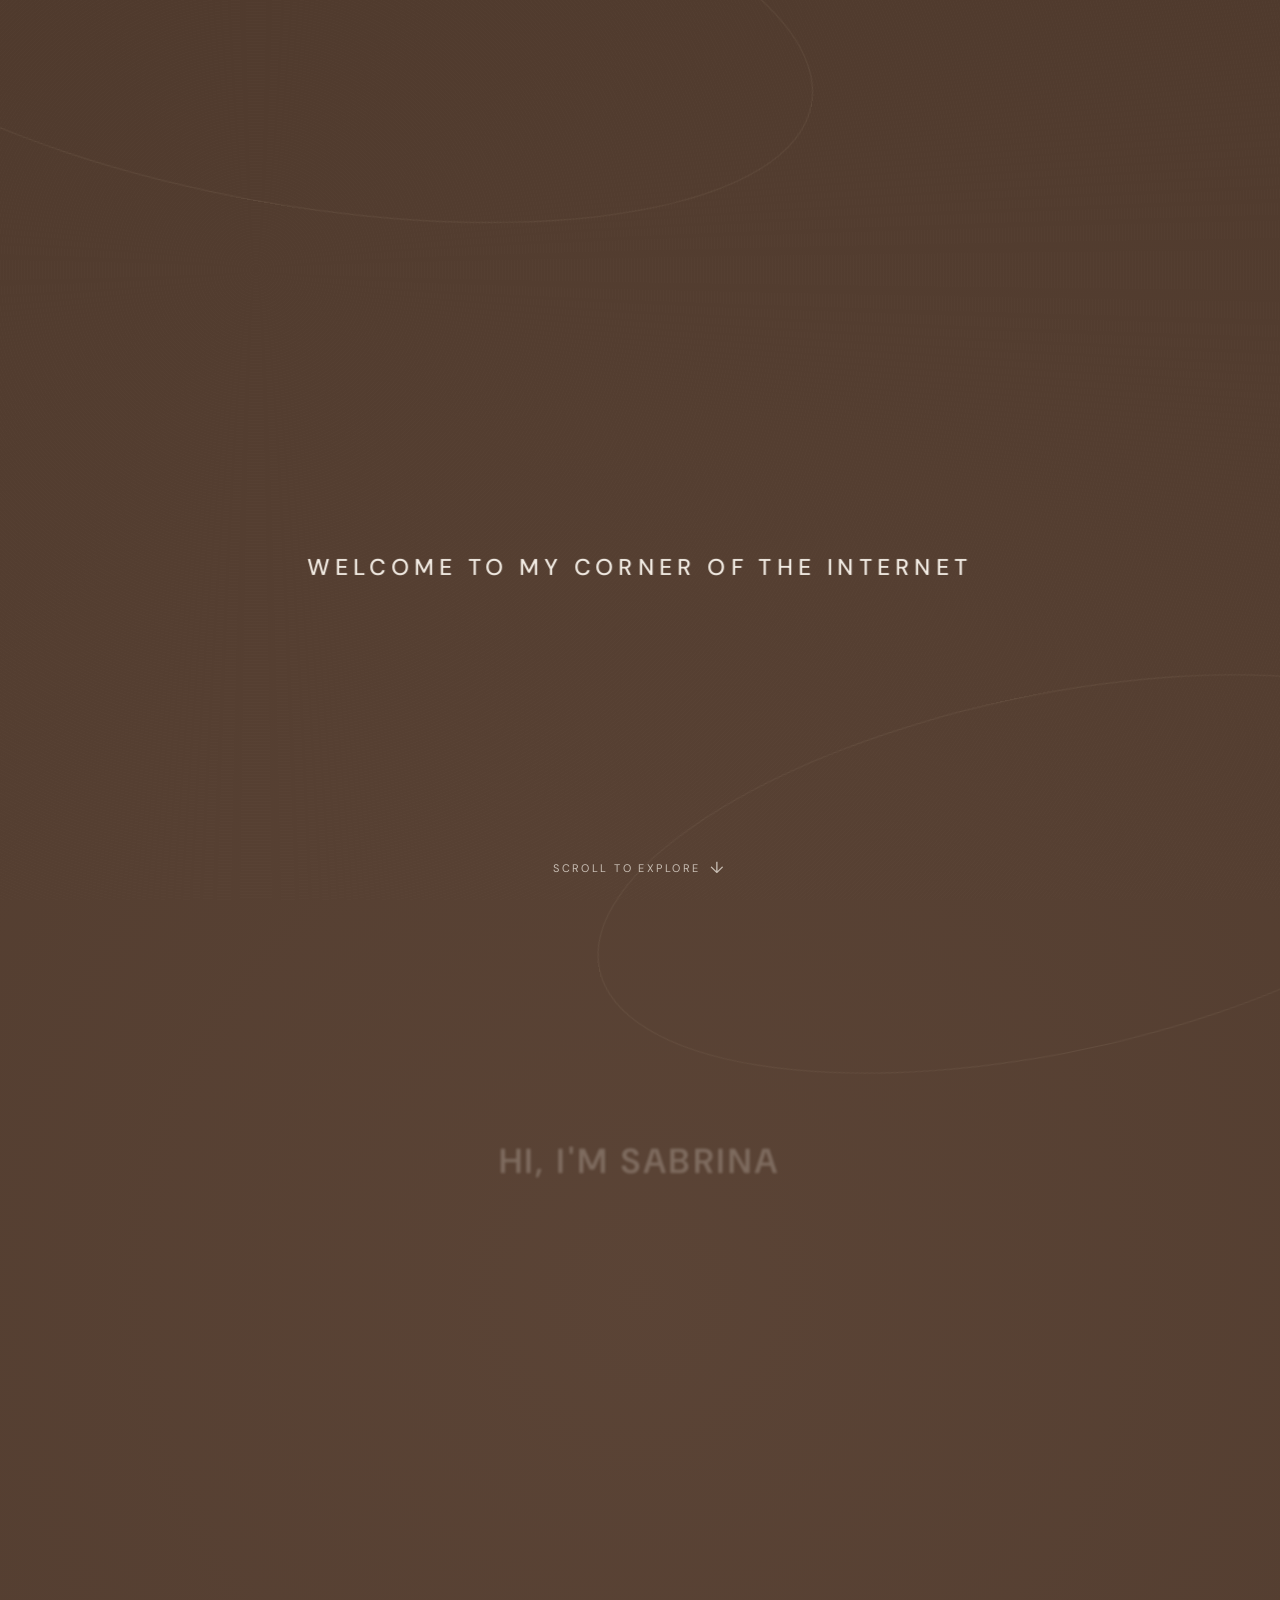
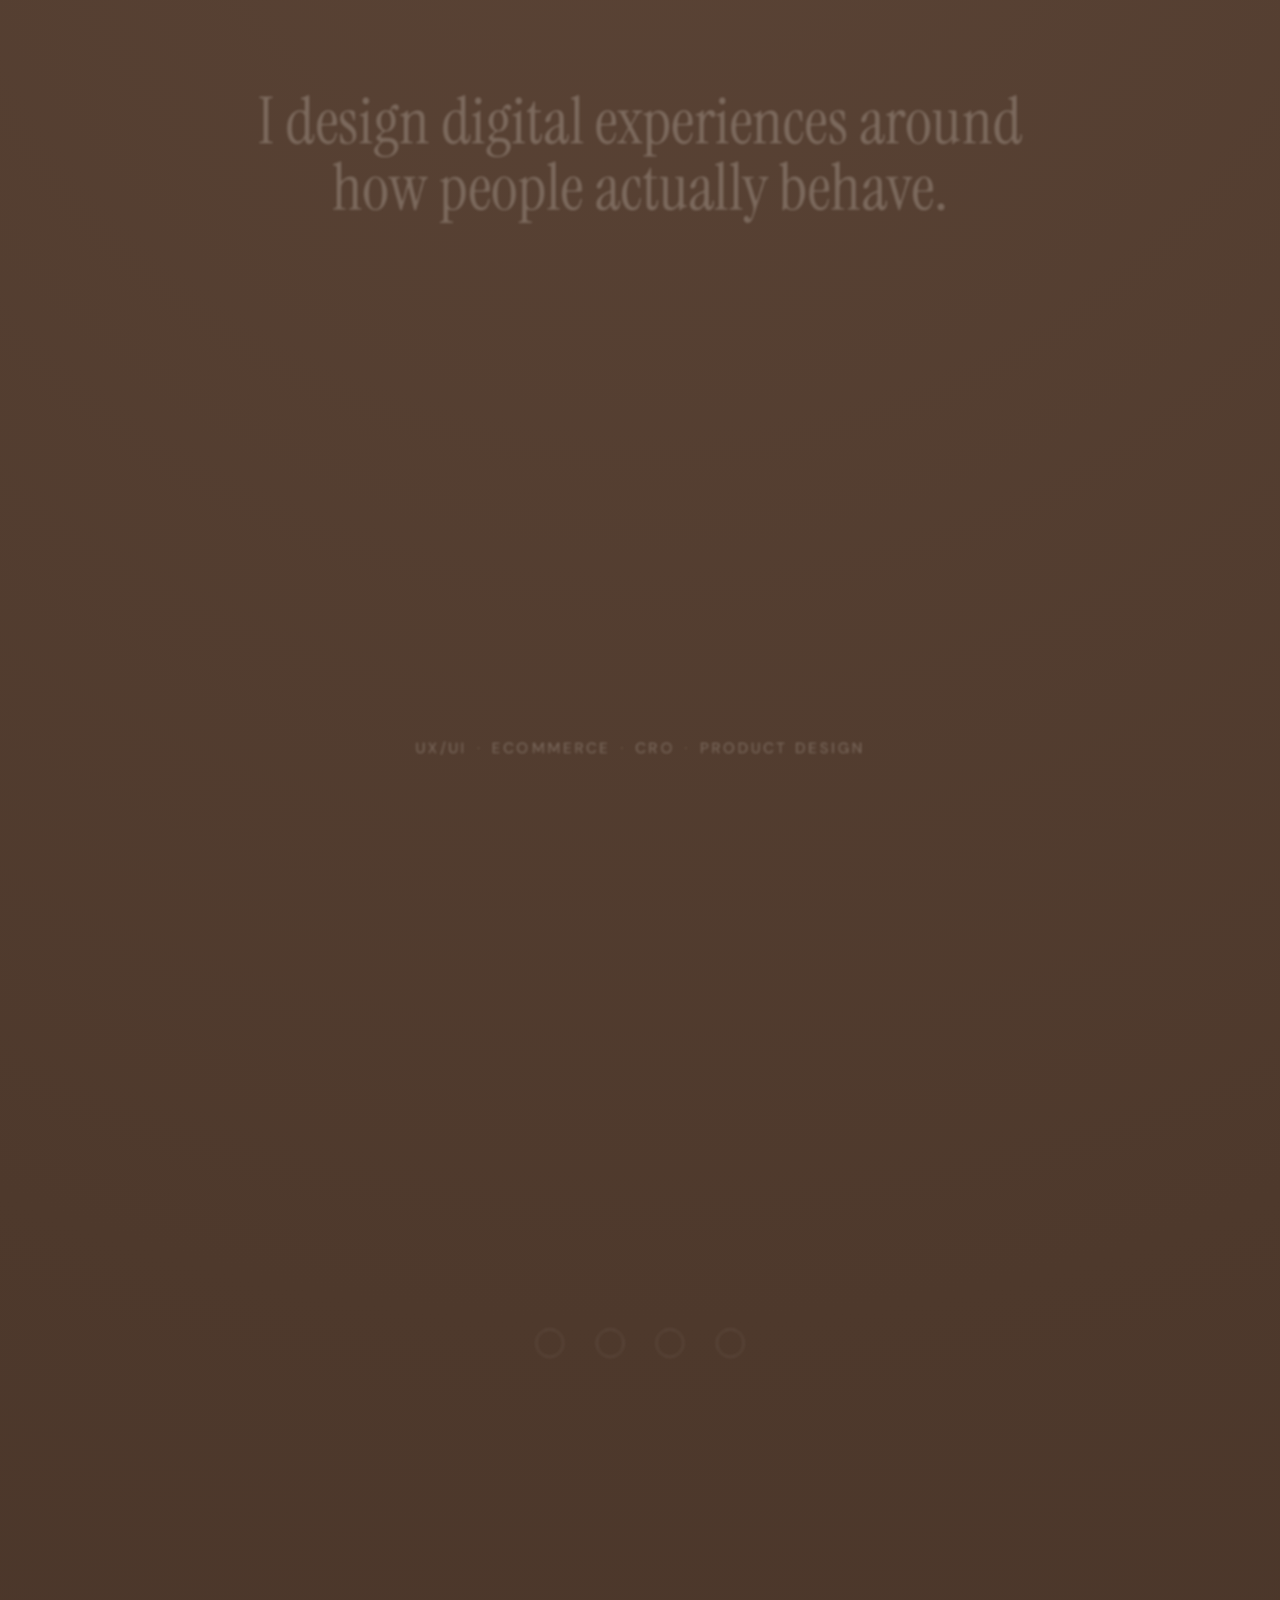
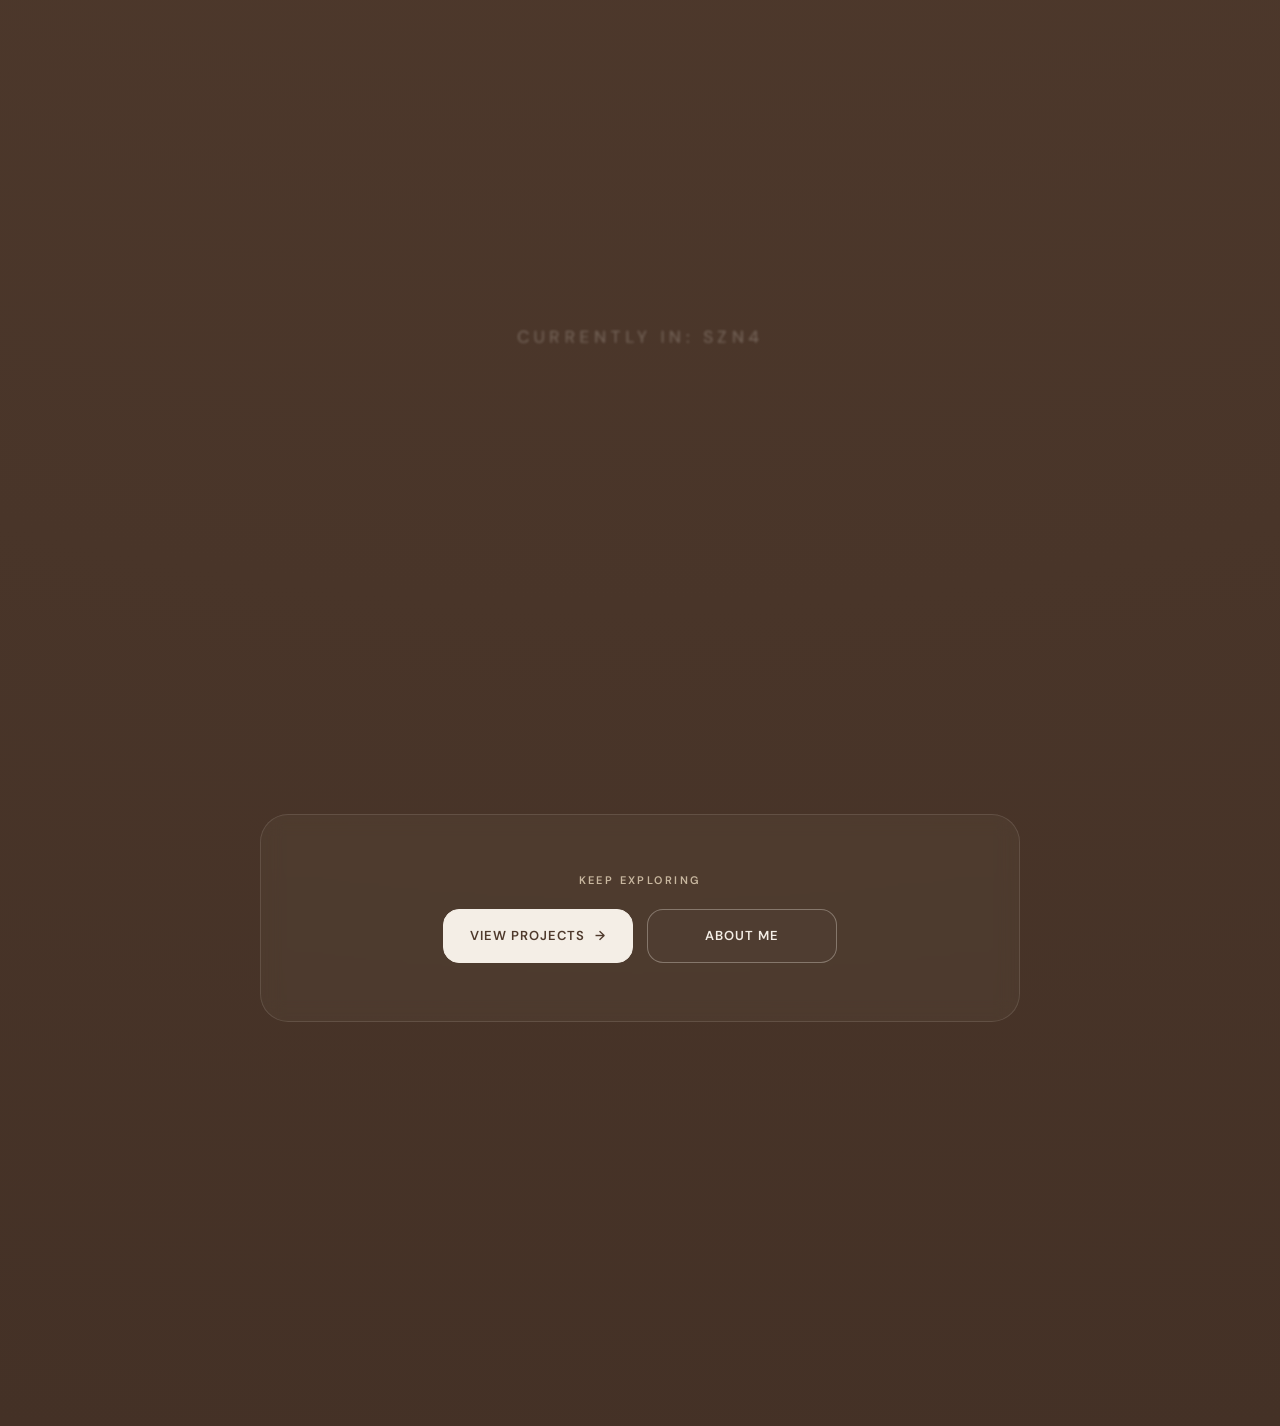
<file: index.html>
<!doctype html>
<html lang="en">
<head>
  <meta charset="utf-8" />
  <meta name="viewport" content="width=device-width, initial-scale=1, viewport-fit=cover" />
  <meta name="theme-color" content="#4E392C" />
  <meta name="description" content="SZN4.DESIGN — Sabrina's UX/UI, ecommerce, CRO and product design portfolio." />
  <title>SZN4.DESIGN</title>

  <link rel="preconnect" href="https://fonts.googleapis.com">
  <link rel="preconnect" href="https://fonts.gstatic.com" crossorigin>
  <link href="https://fonts.googleapis.com/css2?family=DM+Sans:wght@400;500;600;700&family=Instrument+Serif:ital@0;1&display=swap" rel="stylesheet">

  <link rel="stylesheet" href="styles.css" />
</head>

<body>
  <div class="ambient ambient-one" aria-hidden="true"></div>
  <div class="ambient ambient-two" aria-hidden="true"></div>
  <div class="grain" aria-hidden="true"></div>

  <div class="scroll-cue" id="scrollCue" aria-hidden="true">
    <span>SCROLL TO EXPLORE</span>
    <span class="scroll-arrow">↓</span>
  </div>

  <main class="scroll-stage" aria-label="SZN4 Design introduction">

    <section class="zoom-line eyebrow" data-max-scale="1.08" data-min-scale="0.80">
      <div class="line-inner">WELCOME TO MY CORNER OF THE INTERNET</div>
    </section>

    <section class="zoom-line intro" data-max-scale="1.10" data-min-scale="0.80">
      <div class="line-inner">HI, I'M SABRINA</div>
    </section>

    <section class="zoom-line statement" data-max-scale="1.14" data-min-scale="0.78">
      <div class="line-inner">I design digital experiences around how people actually behave.</div>
    </section>

    <section class="zoom-line disciplines" data-max-scale="1.06" data-min-scale="0.82">
      <div class="line-inner">UX/UI <span>·</span> ECOMMERCE <span>·</span> CRO <span>·</span> PRODUCT DESIGN</div>
    </section>

    <section class="zoom-line circles" data-max-scale="1.08" data-min-scale="0.84">
      <div class="line-inner" aria-hidden="true">
        <span class="circle"></span>
        <span class="circle"></span>
        <span class="circle"></span>
        <span class="circle"></span>
      </div>
    </section>

    <section class="zoom-line closing" id="closingLine" data-max-scale="1.08" data-min-scale="0.82">
      <div class="line-inner">CURRENTLY IN: SZN4</div>
    </section>

    <section class="cta-section" id="ctaSection" aria-label="Portfolio navigation">
      <div class="cta-card">
        <p class="cta-kicker">KEEP EXPLORING</p>
        <div class="cta-actions">
          <a class="button button-primary" href="https://szn4design.myportfolio.com/ui-ux-projects">
            VIEW PROJECTS <span aria-hidden="true">→</span>
          </a>
          <a class="button button-secondary" href="/about-me/">ABOUT ME</a>
        </div>
      </div>
    </section>

  </main>

  <script src="script.js"></script>
</body>
</html>
</file>
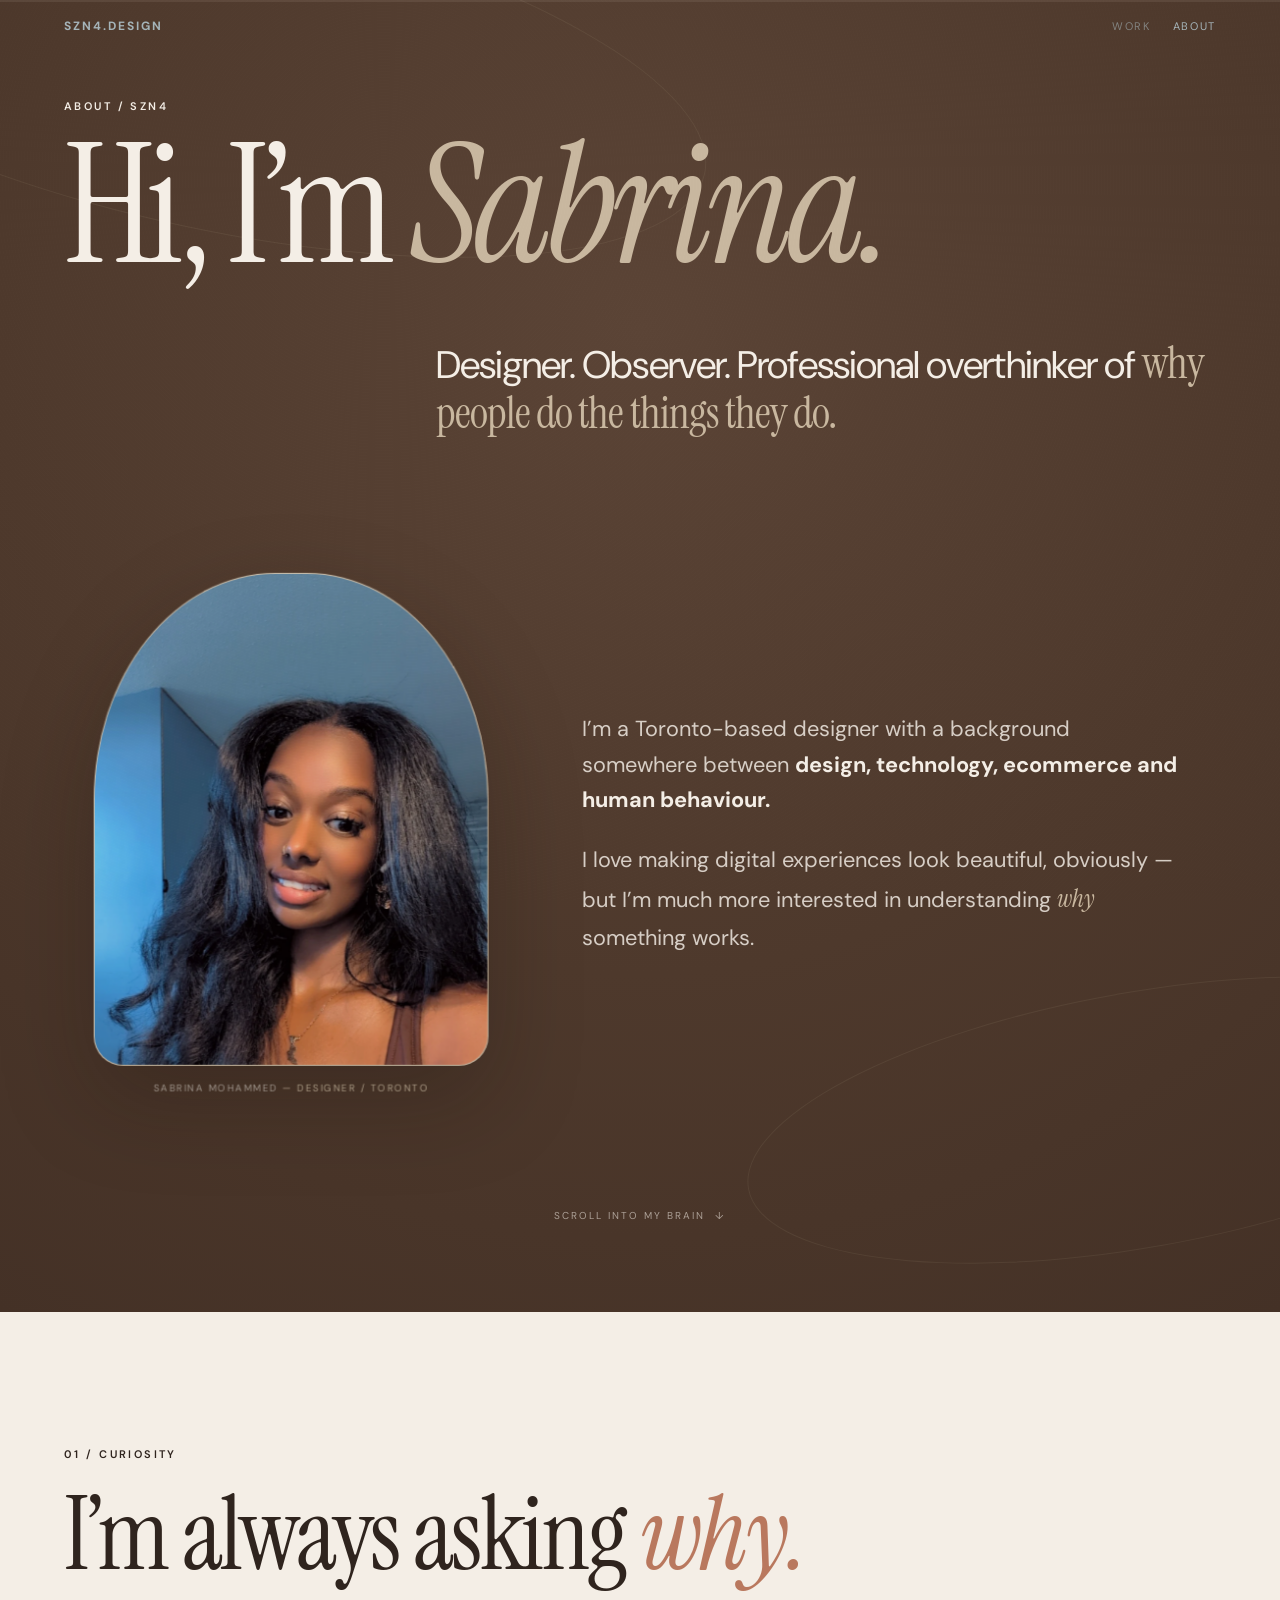
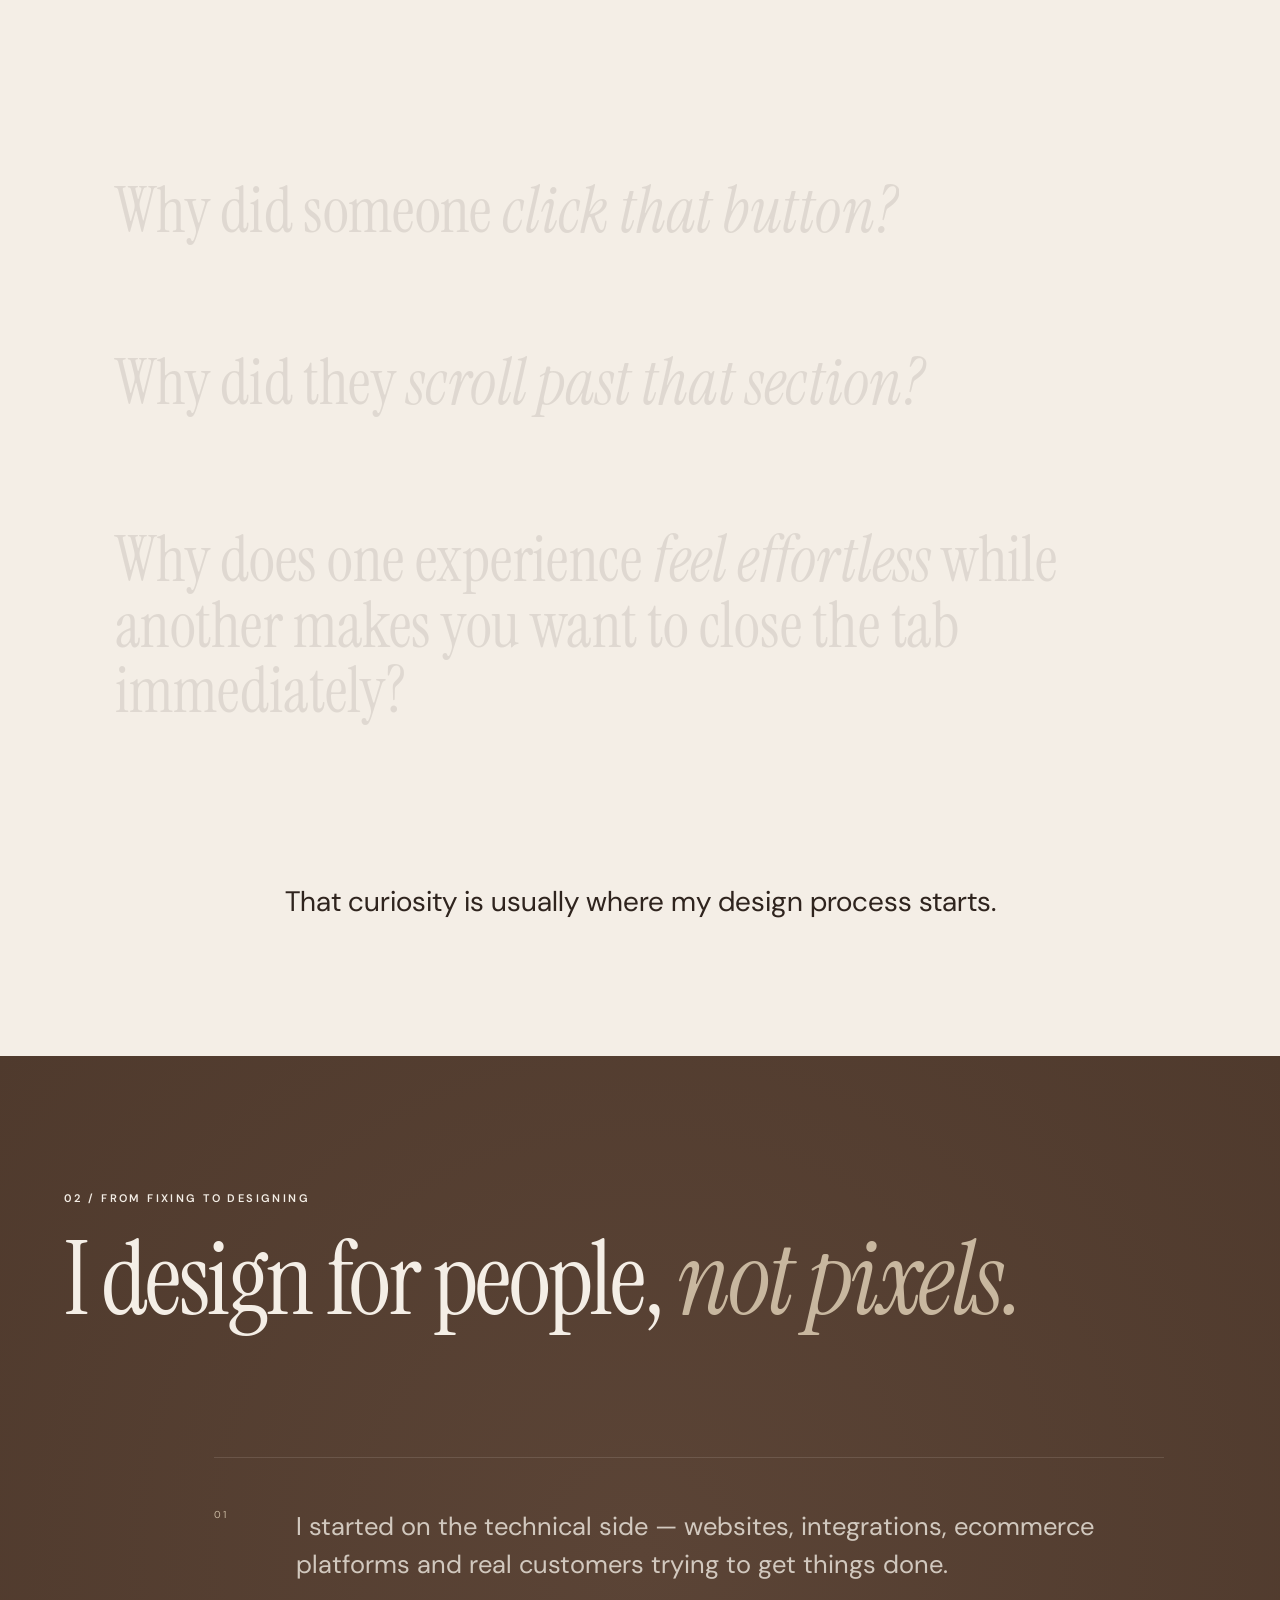
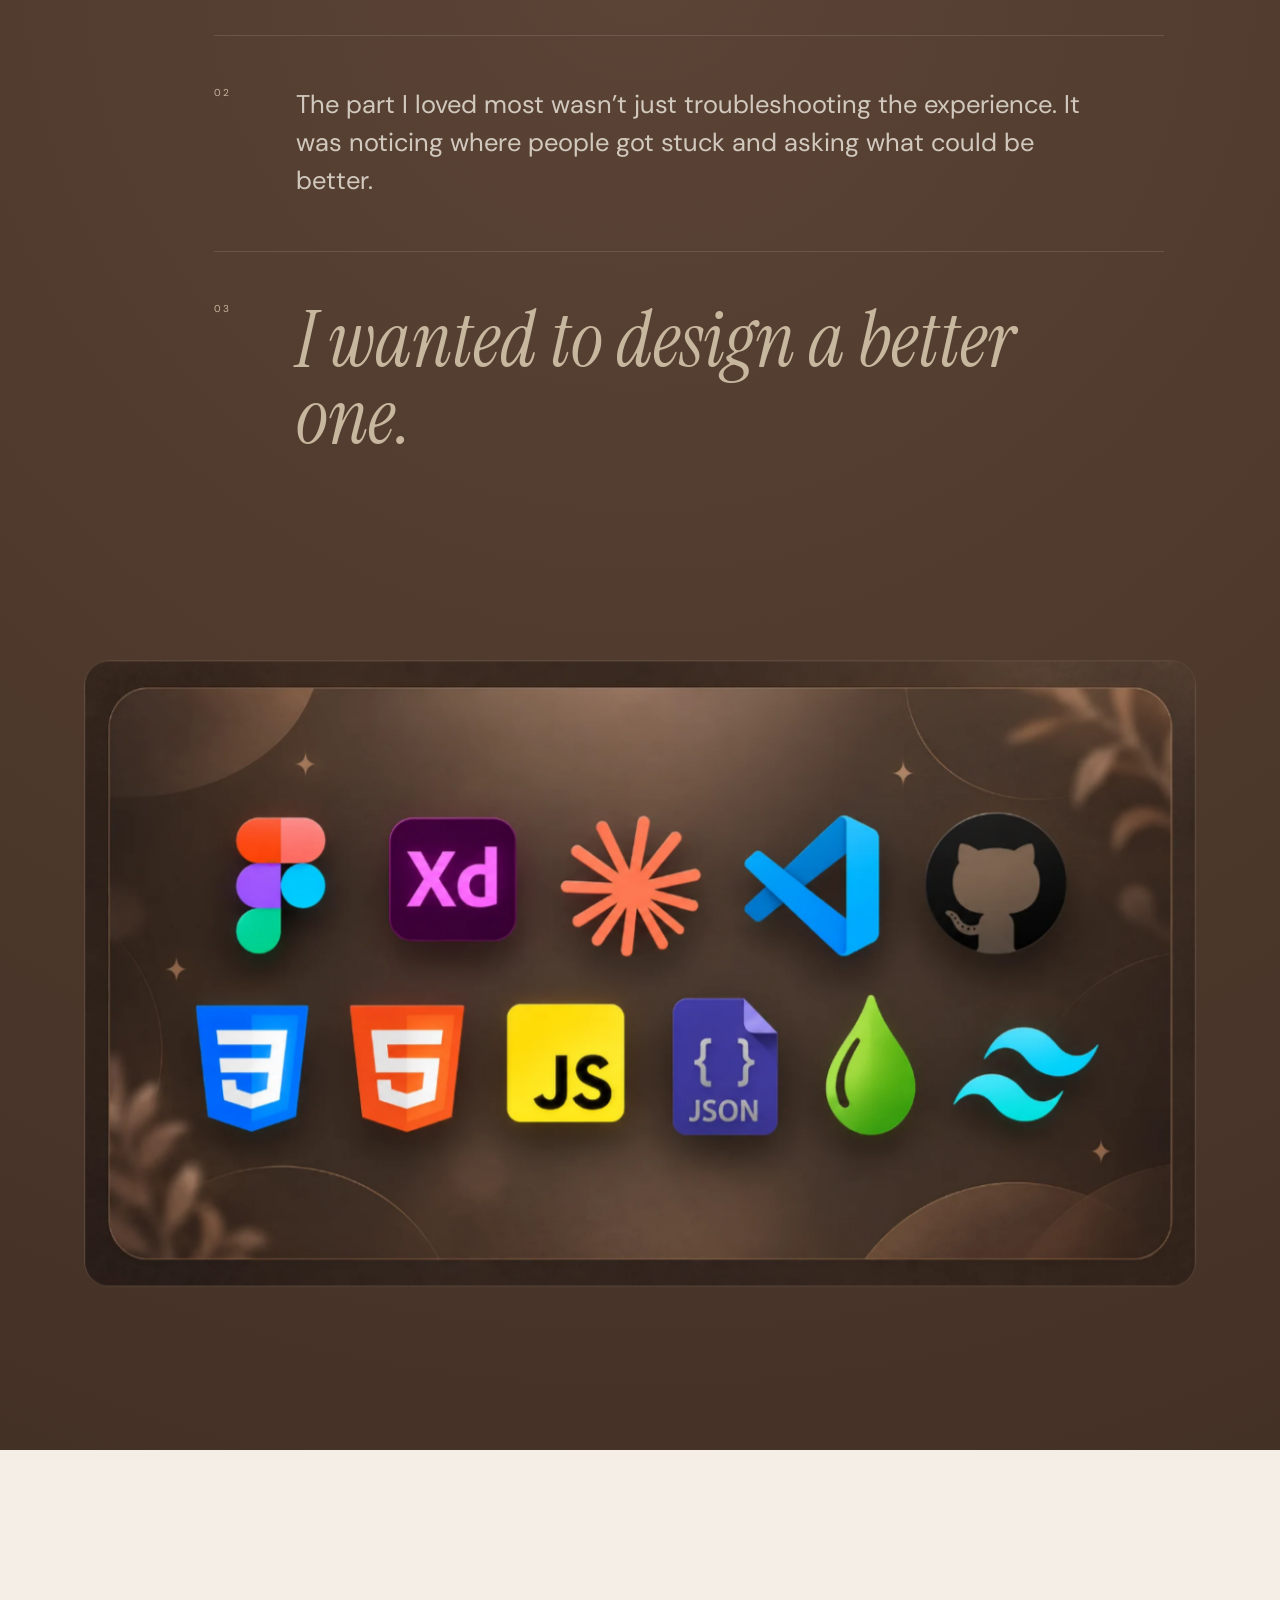
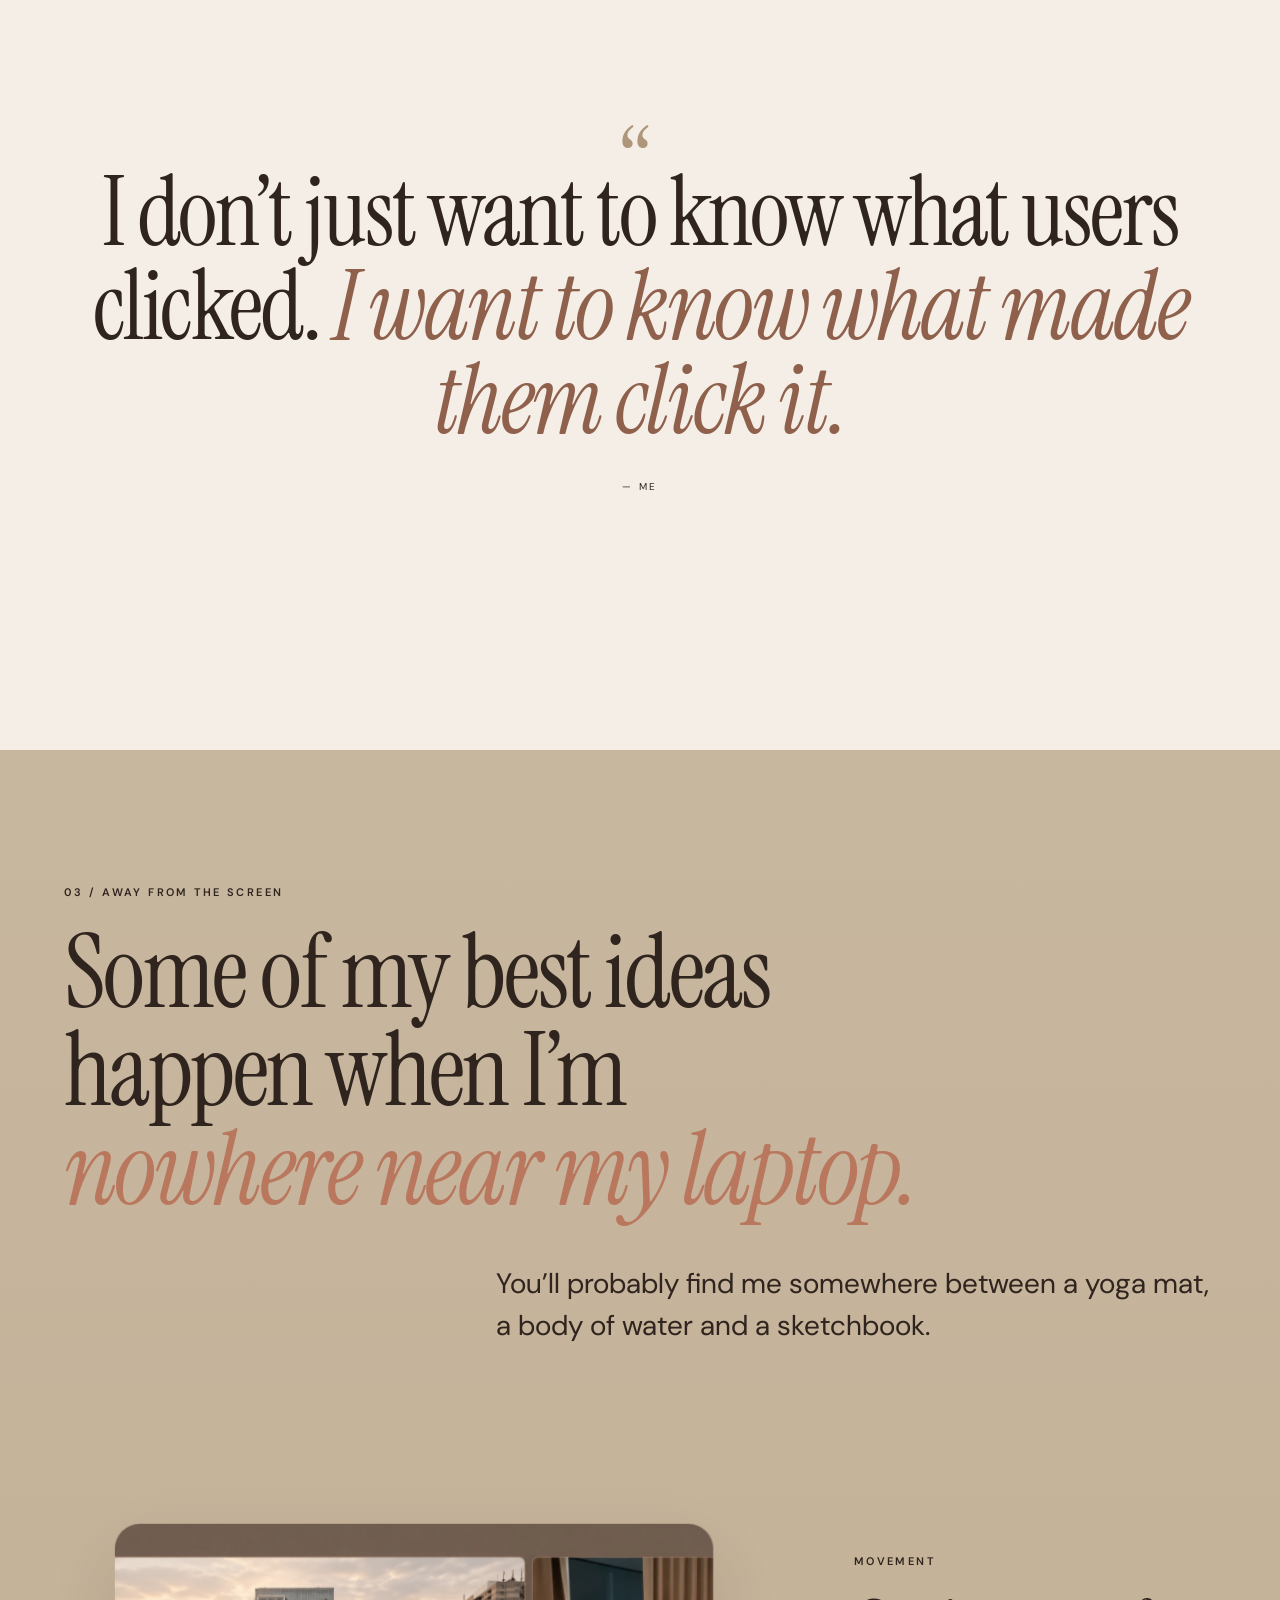
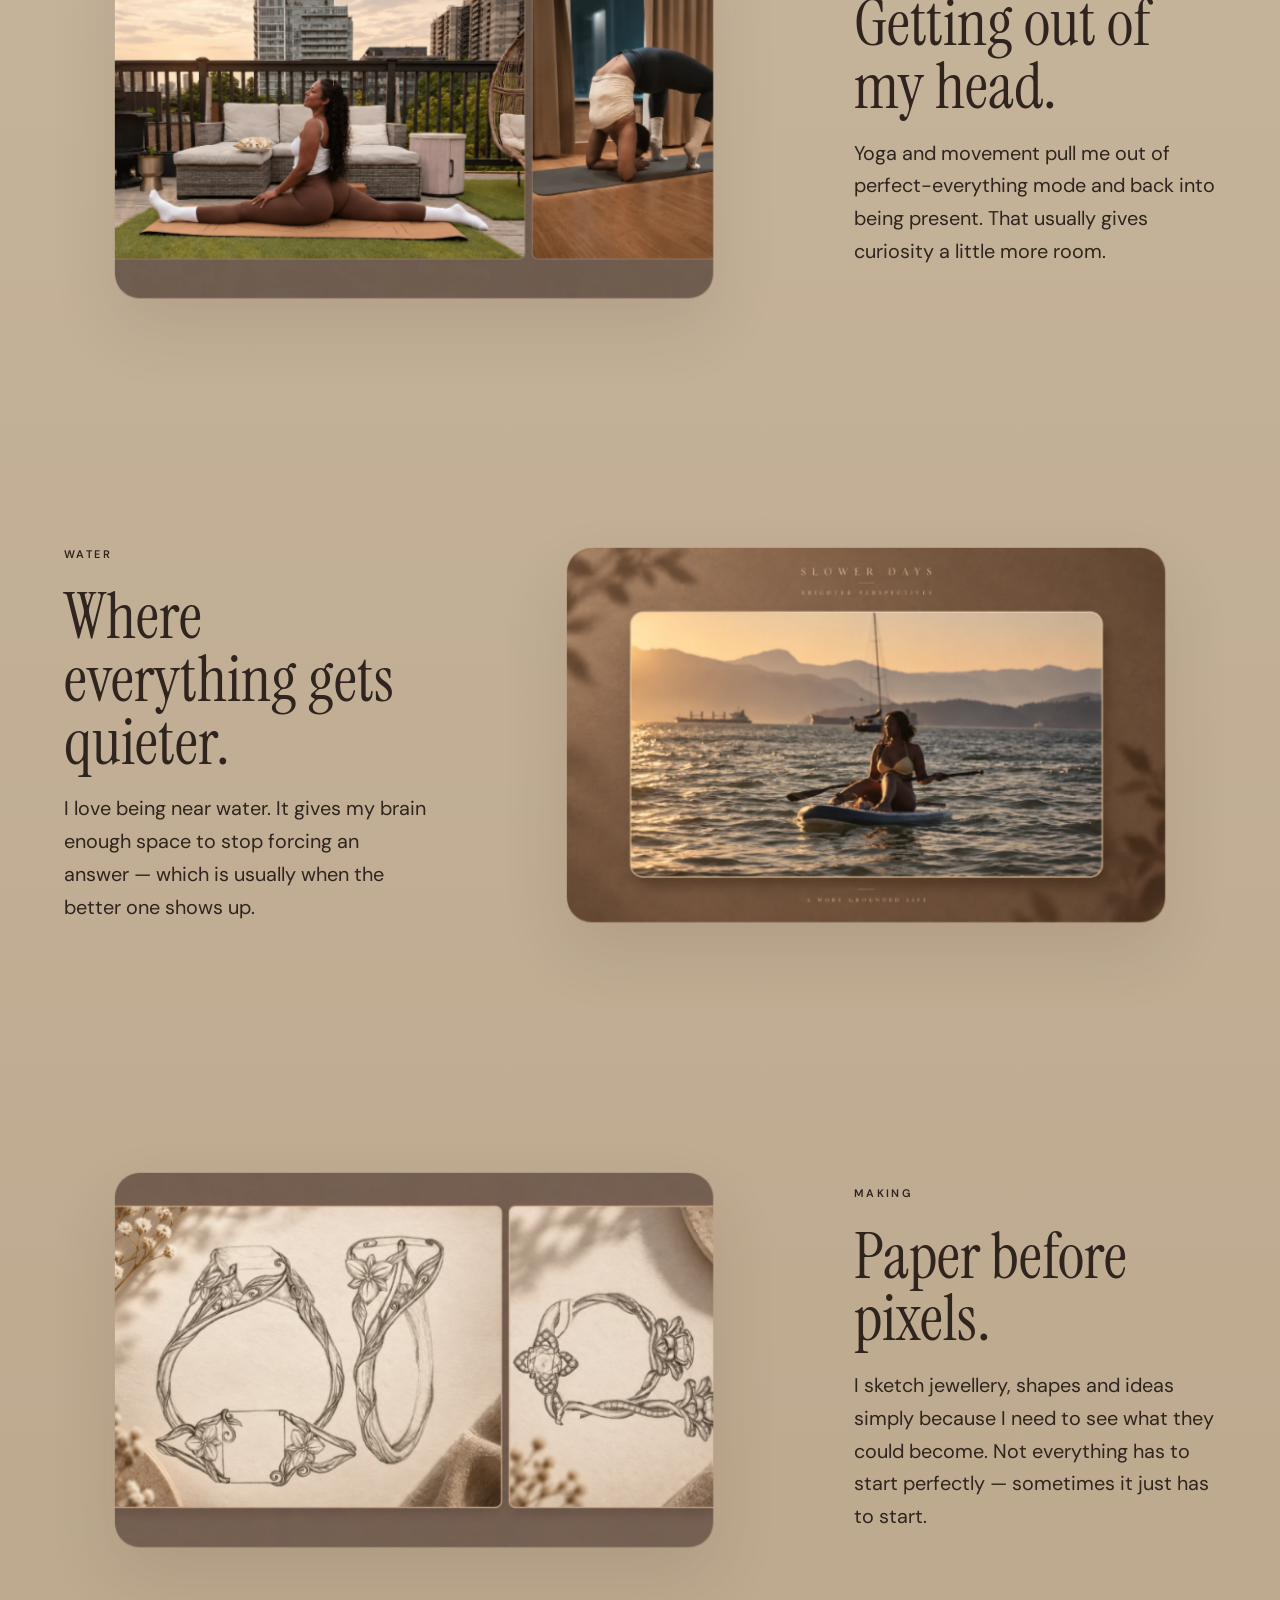
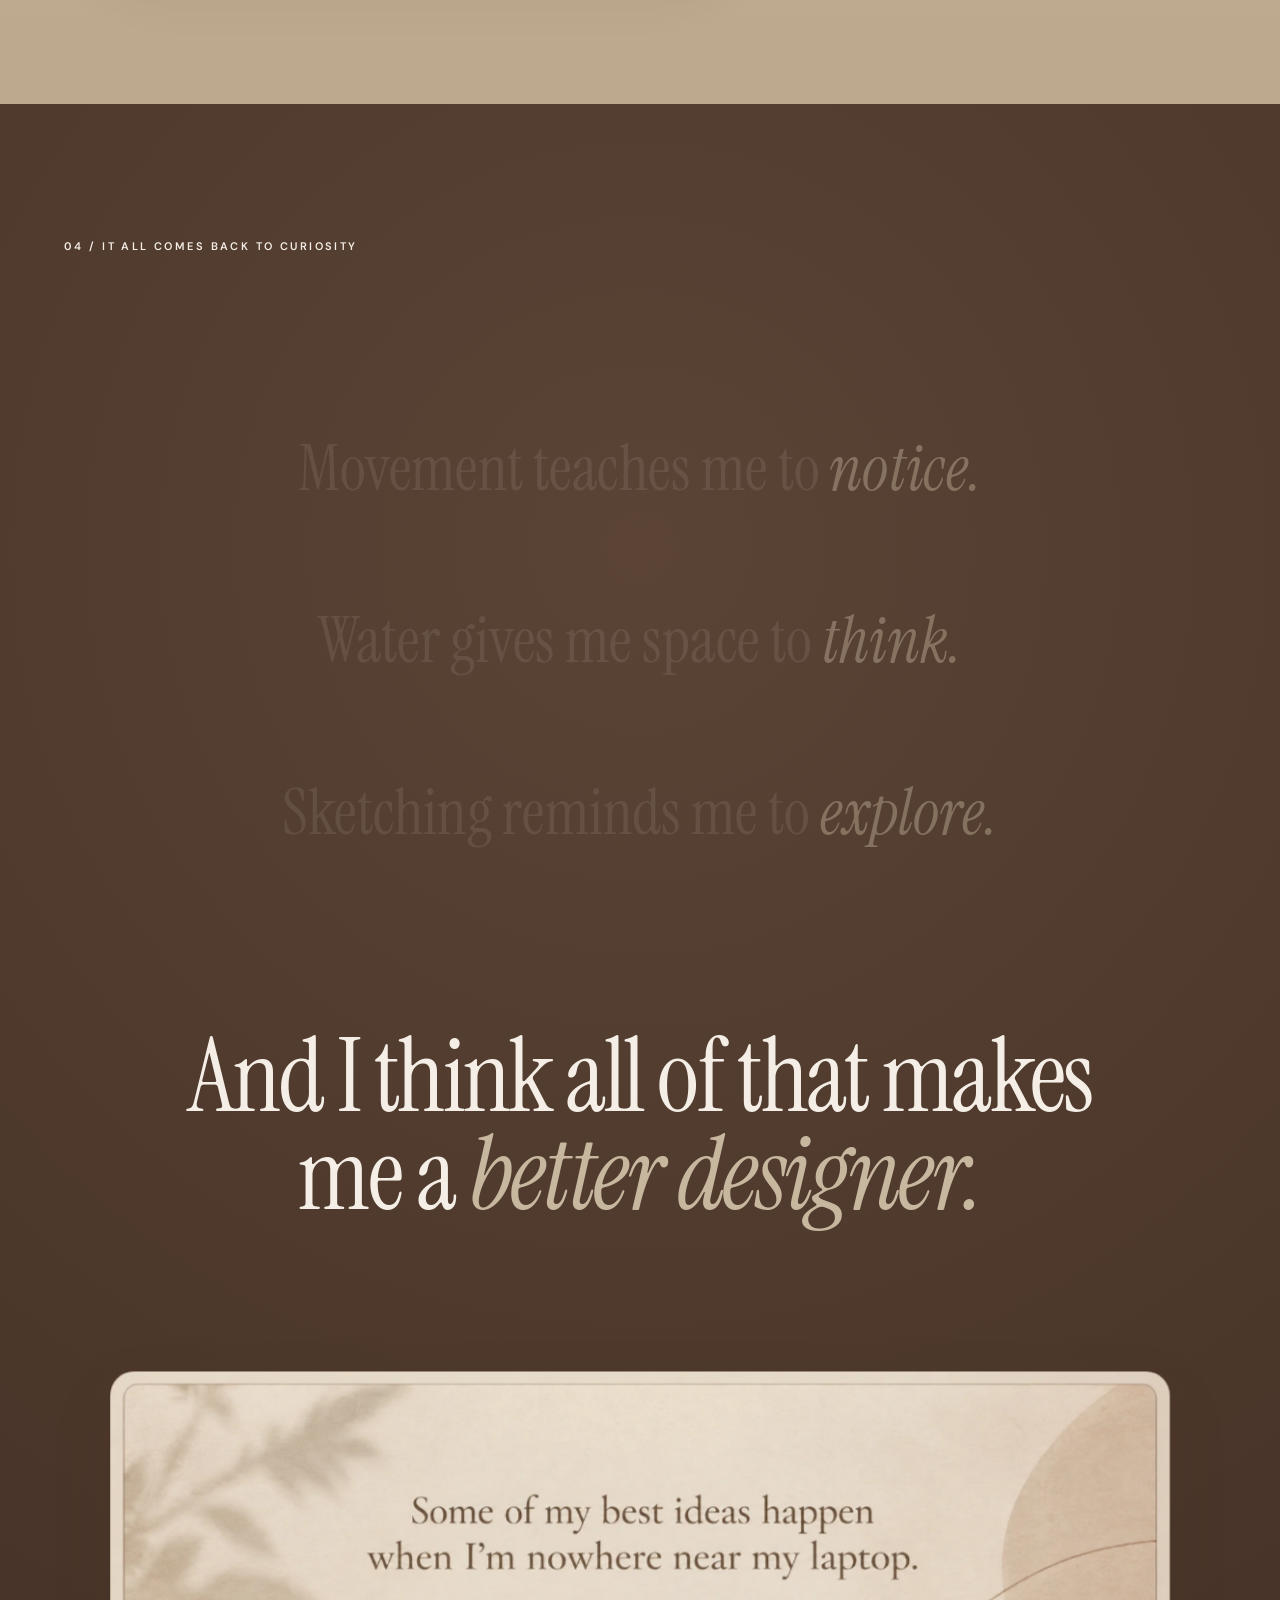
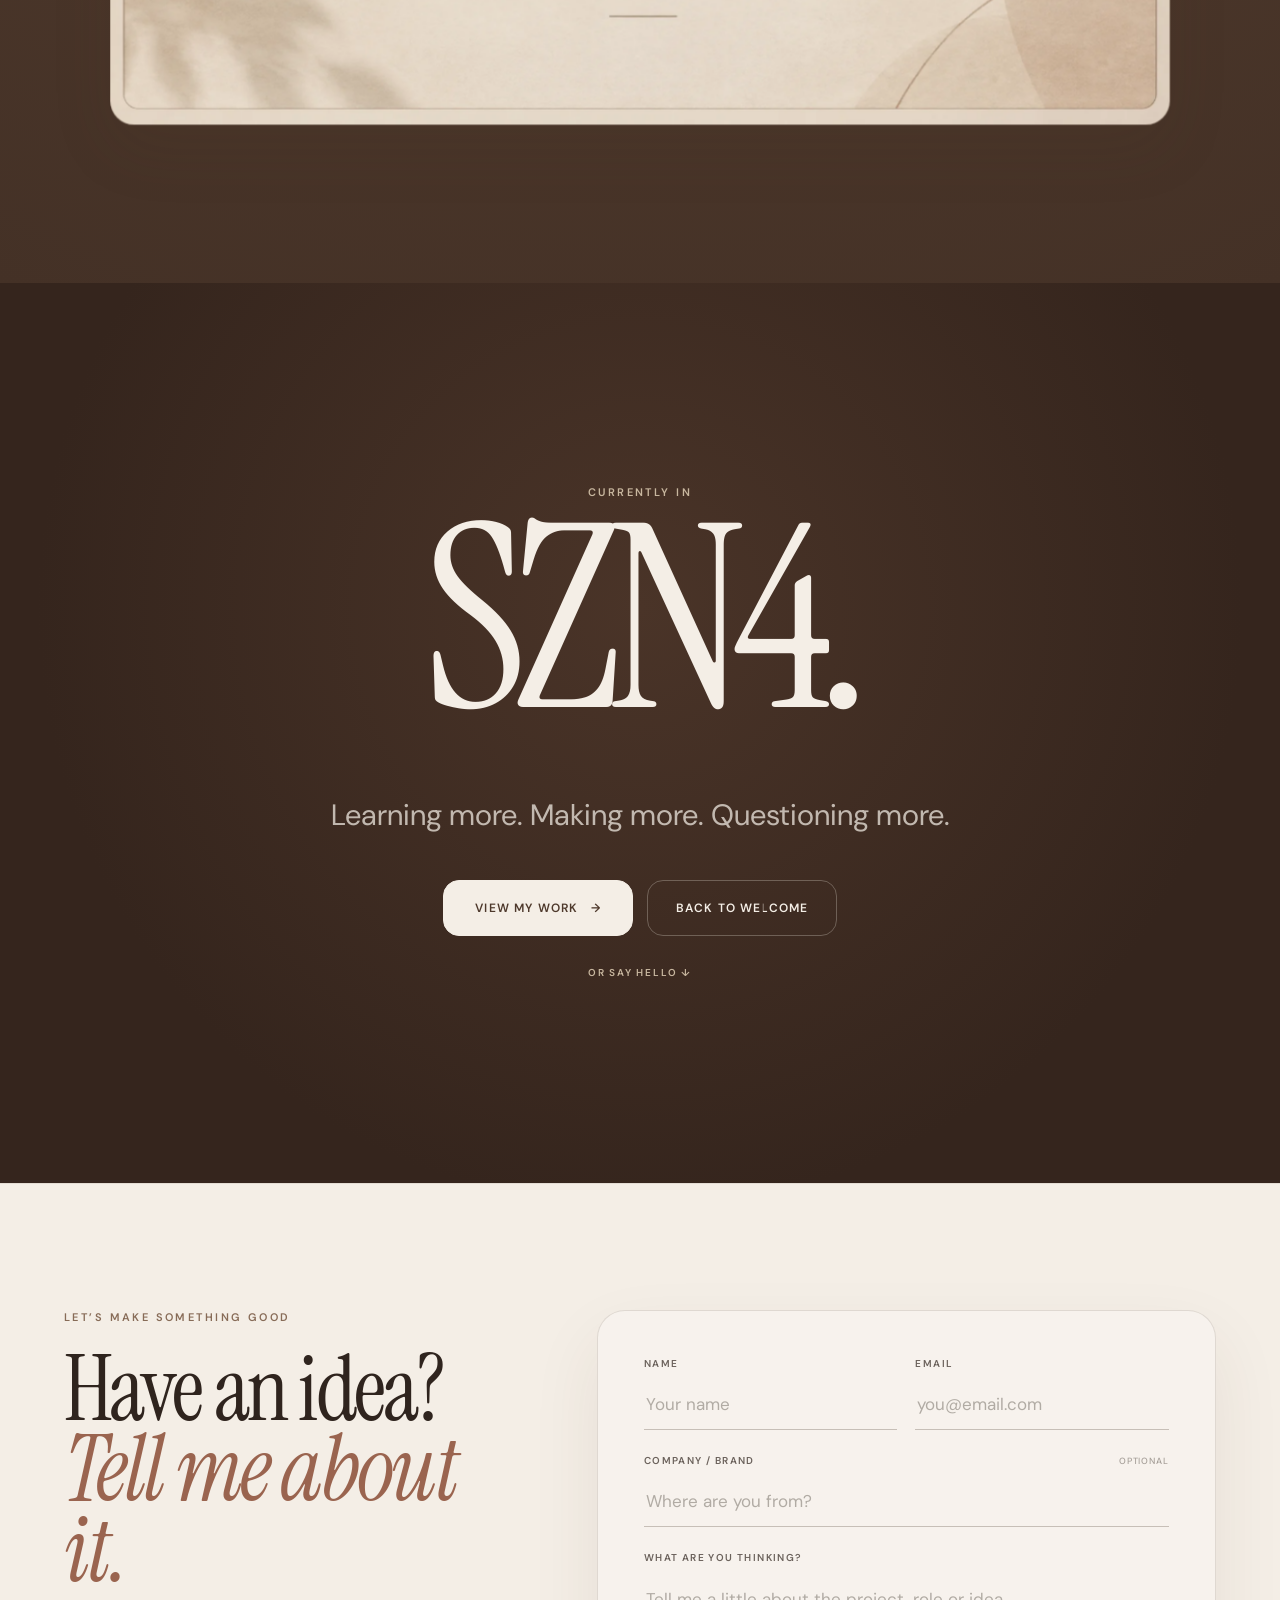
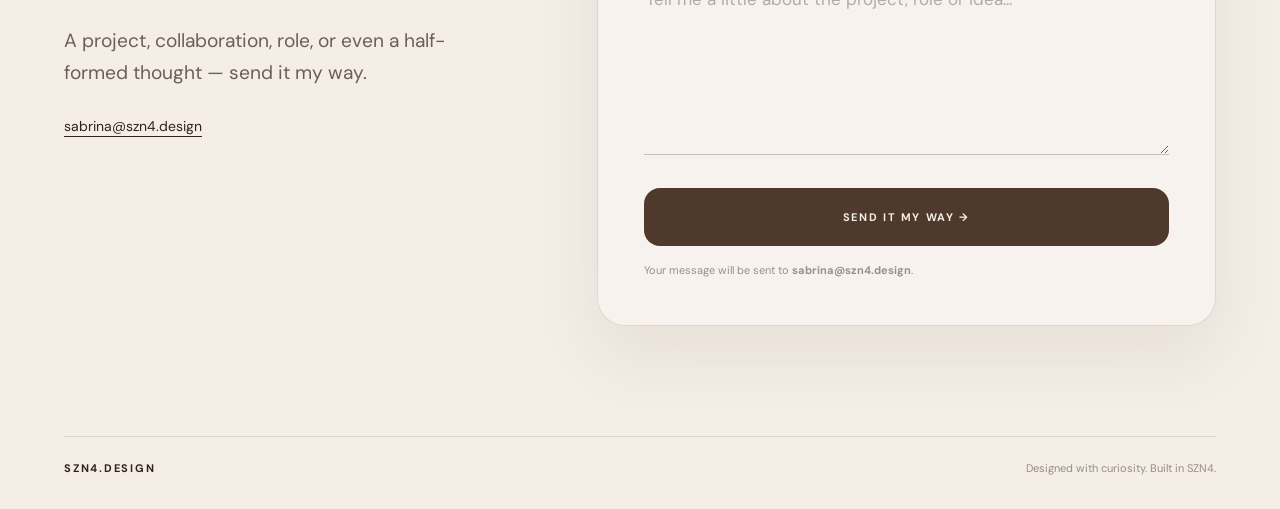
<file: about-me/index.html>
<!doctype html>
<html lang="en">
<head>
  <meta charset="utf-8" />
  <meta name="viewport" content="width=device-width, initial-scale=1, viewport-fit=cover" />
  <meta name="theme-color" content="#4E392C" />
  <meta name="description" content="About Sabrina — designer, observer, and professional overthinker of why people do the things they do." />
  <title>About Sabrina — SZN4.DESIGN</title>

  <link rel="preconnect" href="https://fonts.googleapis.com">
  <link rel="preconnect" href="https://fonts.gstatic.com" crossorigin>
  <link href="https://fonts.googleapis.com/css2?family=DM+Sans:wght@400;500;600;700&family=Instrument+Serif:ital@0;1&display=swap" rel="stylesheet">

  <link rel="stylesheet" href="/about-me/styles.css" />
</head>

<body>
  <div class="grain" aria-hidden="true"></div>
  <div class="scroll-progress" aria-hidden="true"><span id="progressBar"></span></div>

  <header class="site-nav">
    <a class="wordmark" href="/" aria-label="SZN4 home">SZN4.DESIGN</a>
    <nav aria-label="Primary navigation">
      <a href="https://szn4design.myportfolio.com/ui-ux-projects">Work</a>
      <a class="is-current" href="#top">About</a>
    </nav>
  </header>

  <main id="top">

    <!-- CHAPTER 1: INTRO -->
    <section class="chapter hero theme-dark" data-theme="dark">
      <div class="orbit orbit-a" aria-hidden="true"></div>
      <div class="orbit orbit-b" aria-hidden="true"></div>

      <div class="hero-inner">
        <p class="eyebrow reveal">ABOUT / SZN4</p>

        <h1 class="hero-title reveal">
          Hi, I’m <em>Sabrina.</em>
        </h1>

        <p class="hero-deck reveal">
          Designer. Observer. Professional overthinker of
          <span>why people do the things they do.</span>
        </p>

        <div class="hero-profile">
          <figure class="hero-portrait reveal image-focus">
            <div class="portrait-frame">
              <img
                src="/about-me/assets/headshot-original.webp"
                alt="Portrait of Sabrina"
                fetchpriority="high"
              />
            </div>
            <figcaption>
              Sabrina Mohammed <span>— Designer / Toronto</span>
            </figcaption>
          </figure>

          <div class="hero-intro reveal">
            <p>
              I’m a Toronto-based designer with a background somewhere between
              <strong>design, technology, ecommerce and human behaviour.</strong>
            </p>
            <p>
              I love making digital experiences look beautiful, obviously —
              but I’m much more interested in understanding <em>why</em> something works.
            </p>
          </div>
        </div>

        <a class="scroll-hint" href="#curiosity">
          SCROLL INTO MY BRAIN <span aria-hidden="true">↓</span>
        </a>
      </div>
    </section>

    <!-- CHAPTER 2: CURIOSITY -->
    <section id="curiosity" class="chapter theme-cream curiosity-section" data-theme="cream">
      <div class="section-shell">
        <p class="eyebrow reveal">01 / CURIOSITY</p>
        <h2 class="display-serif reveal">
          I’m always asking <em>why.</em>
        </h2>

        <div class="question-stack" aria-label="Questions that shape Sabrina's design process">
          <p class="focus-line">Why did someone <em>click that button?</em></p>
          <p class="focus-line">Why did they <em>scroll past that section?</em></p>
          <p class="focus-line">
            Why does one experience <em>feel effortless</em> while another makes you
            want to close the tab immediately?
          </p>
        </div>

        <p class="chapter-close reveal">
          That curiosity is usually where my design process starts.
        </p>
      </div>
    </section>

    <!-- CHAPTER 3: PROFESSIONAL STORY -->
    <section class="chapter theme-dark story-section" data-theme="dark">
      <div class="section-shell story-grid">
        <div class="story-copy">
          <p class="eyebrow reveal">02 / FROM FIXING TO DESIGNING</p>
          <h2 class="display-serif reveal">I design for people, <em>not pixels.</em></h2>

          <div class="story-steps">
            <div class="story-step reveal">
              <span>01</span>
              <p>
                I started on the technical side — websites, integrations,
                ecommerce platforms and real customers trying to get things done.
              </p>
            </div>

            <div class="story-step reveal">
              <span>02</span>
              <p>
                The part I loved most wasn’t just troubleshooting the experience.
                It was noticing where people got stuck and asking what could be better.
              </p>
            </div>

            <div class="story-step story-step-big reveal">
              <span>03</span>
              <p><em>I wanted to design a better one.</em></p>
            </div>
          </div>
        </div>

        <figure class="tools-card reveal image-focus">
          <img
            src="/about-me/assets/tools-editorial.webp"
            alt="Sabrina's design and front-end toolkit including Figma, Adobe XD, VS Code, GitHub, HTML, CSS and JavaScript"
            loading="lazy"
          />
        </figure>
      </div>
    </section>

    <!-- CHAPTER BREAK: QUOTE -->
    <section class="chapter quote-chapter theme-cream" data-theme="cream">
      <div class="quote-wrap">
        <p class="quote-mark reveal">“</p>
        <blockquote class="reveal">
          I don’t just want to know what users clicked.
          <em>I want to know what made them click it.</em>
        </blockquote>
        <p class="quote-credit reveal">— ME</p>
      </div>
    </section>

    <!-- CHAPTER 4: AWAY FROM SCREEN -->
    <section class="chapter theme-sand offscreen-section" data-theme="sand">
      <div class="section-shell">
        <p class="eyebrow reveal">03 / AWAY FROM THE SCREEN</p>
        <h2 class="display-serif reveal">
          Some of my best ideas happen when I’m
          <em>nowhere near my laptop.</em>
        </h2>

        <p class="section-lede reveal">
          You’ll probably find me somewhere between a yoga mat, a body of water
          and a sketchbook.
        </p>

        <div class="life-story">

          <article class="life-row">
            <figure class="life-image reveal image-focus">
              <img
                src="/about-me/assets/yoga-editorial-user.webp"
                alt="Warm editorial collage of Sabrina practicing yoga"
                loading="lazy"
              />
            </figure>
            <div class="life-copy reveal">
              <p class="mini-label">MOVEMENT</p>
              <h3>Getting out of my head.</h3>
              <p>
                Yoga and movement pull me out of perfect-everything mode and back
                into being present. That usually gives curiosity a little more room.
              </p>
            </div>
          </article>

          <article class="life-row life-row-reverse">
            <figure class="life-image reveal image-focus">
              <img
                src="/about-me/assets/water-editorial.webp"
                alt="Sabrina paddleboarding on the water with mountains in the distance"
                loading="lazy"
              />
            </figure>
            <div class="life-copy reveal">
              <p class="mini-label">WATER</p>
              <h3>Where everything gets quieter.</h3>
              <p>
                I love being near water. It gives my brain enough space to stop
                forcing an answer — which is usually when the better one shows up.
              </p>
            </div>
          </article>

          <article class="life-row">
            <figure class="life-image reveal image-focus">
              <img
                src="/about-me/assets/sketches-editorial.webp"
                alt="Warm editorial presentation of Sabrina's hand-drawn jewellery concepts"
                loading="lazy"
              />
            </figure>
            <div class="life-copy reveal">
              <p class="mini-label">MAKING</p>
              <h3>Paper before pixels.</h3>
              <p>
                I sketch jewellery, shapes and ideas simply because I need to see
                what they could become. Not everything has to start perfectly —
                sometimes it just has to start.
              </p>
            </div>
          </article>

        </div>
      </div>
    </section>

    <!-- CHAPTER 5: TIE IT TOGETHER -->
    <section class="chapter theme-dark synthesis-section" data-theme="dark">
      <div class="section-shell synthesis">
        <p class="eyebrow reveal">04 / IT ALL COMES BACK TO CURIOSITY</p>

        <div class="synthesis-lines">
          <p class="focus-line">Movement teaches me to <em>notice.</em></p>
          <p class="focus-line">Water gives me space to <em>think.</em></p>
          <p class="focus-line">Sketching reminds me to <em>explore.</em></p>
        </div>

        <h2 class="display-serif final-thought reveal">
          And I think all of that makes me a
          <em>better designer.</em>
        </h2>

        <figure class="ideas-banner reveal image-focus">
          <img
            src="/about-me/assets/ideas-banner.webp"
            alt="Some of my best ideas happen when I'm nowhere near my laptop"
            loading="lazy"
          />
        </figure>
      </div>
    </section>

    <!-- CHAPTER 6: ENDING -->
    <section class="chapter finale theme-deep" data-theme="deep">
      <div class="finale-inner">
        <p class="eyebrow reveal">CURRENTLY IN</p>
        <h2 class="szn4 reveal">SZN4.</h2>
        <p class="finale-copy reveal">
          Learning more. Making more. Questioning more.
        </p>

        <div class="finale-actions reveal">
          <a class="button button-primary" href="https://szn4.design/ui-ux-projects">
            VIEW MY WORK <span aria-hidden="true">→</span>
          </a>
          <a class="button button-secondary" href="/">
            BACK TO WELCOME
          </a>
        </div>
        <a class="text-link reveal" href="#contact">OR SAY HELLO ↓</a>
      </div>
    </section>

  </main>

  <footer id="contact" class="contact-footer">
    <div class="contact-shell">
      <div class="contact-intro reveal">
        <p class="eyebrow">LET’S MAKE SOMETHING GOOD</p>
        <h2>Have an idea?<br><em>Tell me about it.</em></h2>
        <p>
          A project, collaboration, role, or even a half-formed thought —
          send it my way.
        </p>
        <a class="contact-email" href="mailto:sabrina@szn4.design">
          sabrina@szn4.design
        </a>
      </div>

      <form
        class="contact-form reveal"
        action="https://formsubmit.co/sabrina@szn4.design"
        method="POST"
      >
        <input type="hidden" name="_subject" value="New portfolio inquiry — SZN4.DESIGN">
        <input type="hidden" name="_template" value="table">
        <input type="hidden" name="_captcha" value="false">
        <input type="hidden" name="_next" value="https://szn4.design/about-me?sent=1">
        <input type="text" name="_honey" class="honeypot" tabindex="-1" autocomplete="off">

        <div class="form-row">
          <label>
            <span>Name</span>
            <input
              type="text"
              name="name"
              autocomplete="name"
              placeholder="Your name"
              required
            >
          </label>

          <label>
            <span>Email</span>
            <input
              type="email"
              name="email"
              autocomplete="email"
              placeholder="you@email.com"
              required
            >
          </label>
        </div>

        <label>
          <span>Company / Brand <small>optional</small></span>
          <input
            type="text"
            name="company"
            autocomplete="organization"
            placeholder="Where are you from?"
          >
        </label>

        <label>
          <span>What are you thinking?</span>
          <textarea
            name="message"
            rows="6"
            placeholder="Tell me a little about the project, role or idea..."
            required
          ></textarea>
        </label>

        <button class="form-submit" type="submit">
          SEND IT MY WAY <span aria-hidden="true">→</span>
        </button>

        <p class="form-note">
          Your message will be sent to <strong>sabrina@szn4.design</strong>.
        </p>

        <p class="form-success" id="formSuccess" role="status" hidden>
          Thank you — your note is on its way. ✦
        </p>
      </form>
    </div>

    <div class="footer-bottom">
      <a href="/" class="footer-wordmark">SZN4.DESIGN</a>
      <p>Designed with curiosity. Built in SZN4.</p>
    </div>
  </footer>


  <script src="/about-me/script.js"></script>
</body>
</html>
</file>
<file: styles.css>
:root {
  --brown: #4E392C;
  --brown-deep: #443126;
  --brown-soft: #5B4436;
  --cream: #F4EEE6;
  --sand: #C8B79F;
  --accent: #B9785E;
  --page-pad: clamp(22px, 5vw, 74px);
  --max-content: 1280px;
}

* { box-sizing: border-box; }
html { background: var(--brown); scroll-behavior: smooth; }
body {
  margin: 0;
  min-height: 100%;
  overflow-x: hidden;
  color: var(--cream);
  font-family: "DM Sans", Arial, sans-serif;
  background:
    radial-gradient(circle at 50% 28%,
      rgba(91, 68, 54, 0.98) 0%,
      rgba(78, 57, 44, 0.99) 48%,
      rgba(68, 49, 38, 1) 100%);
}

.grain {
  position: fixed;
  inset: 0;
  z-index: 0;
  pointer-events: none;
  opacity: .035;
  background-image: repeating-radial-gradient(circle at 20% 30%, rgba(255,255,255,.85) 0 .7px, transparent .7px 3px);
  mix-blend-mode: soft-light;
}

.ambient {
  position: fixed;
  z-index: 0;
  pointer-events: none;
  border: 1px solid rgba(200, 183, 159, 0.10);
  border-radius: 50%;
  will-change: transform;
}
.ambient-one {
  width: min(82vw, 1200px);
  height: min(30vw, 440px);
  top: -14vw;
  left: -18vw;
  transform: translate3d(0, var(--ambient-one-y, 0px), 0) rotate(10deg);
}
.ambient-two {
  width: min(72vw, 1000px);
  height: min(28vw, 390px);
  right: -18vw;
  bottom: -12vw;
  transform: translate3d(0, var(--ambient-two-y, 0px), 0) rotate(-12deg);
}

.scroll-cue {
  position: fixed;
  z-index: 5;
  left: 50%;
  bottom: max(22px, env(safe-area-inset-bottom));
  transform: translateX(-50%);
  display: flex;
  align-items: center;
  gap: 10px;
  color: rgba(244, 238, 230, .72);
  font-size: 11px;
  letter-spacing: .22em;
  text-transform: uppercase;
  transition: opacity .45s ease, transform .45s ease;
  pointer-events: none;
}
.scroll-cue.is-hidden { opacity: 0; transform: translate(-50%, 10px); }
.scroll-arrow { font-size: 16px; animation: nudge 1.8s ease-in-out infinite; }
@keyframes nudge { 0%,100% { transform: translateY(0); } 50% { transform: translateY(5px); } }

.scroll-stage {
  position: relative;
  z-index: 1;
  width: min(100%, 1600px);
  margin: 0 auto;
  padding: 30vh var(--page-pad) 18vh;
}

.zoom-line {
  min-height: 66vh;
  display: grid;
  place-items: center;
  padding: 6vh 0;
  text-align: center;
  --scale: .80;
  --opacity: .24;
  --blur: 1.6px;
  --tracking-multiplier: 1;
  transform: scale(var(--scale));
  opacity: var(--opacity);
  filter: blur(var(--blur));
  transform-origin: center;
  will-change: transform, opacity, filter;
}
.line-inner { width: min(100%, var(--max-content)); text-wrap: balance; }

.eyebrow,
.closing {
  font-size: clamp(13px, 1.65vw, 24px);
  font-weight: 500;
  letter-spacing: calc(.23em * var(--tracking-multiplier));
  text-transform: uppercase;
}

.intro {
  font-size: clamp(22px, 3.4vw, 52px);
  font-weight: 600;
  letter-spacing: calc(.09em * var(--tracking-multiplier));
  text-transform: uppercase;
}

.statement {
  font-family: "Instrument Serif", Georgia, serif;
  font-size: clamp(42px, 6.5vw, 104px);
  font-weight: 400;
  line-height: 1.02;
  letter-spacing: .002em;
}
.statement .line-inner { max-width: 1100px; }

.disciplines {
  font-size: clamp(12px, 1.45vw, 23px);
  font-weight: 500;
  letter-spacing: calc(.15em * var(--tracking-multiplier));
  text-transform: uppercase;
  line-height: 1.8;
}
.disciplines span { display: inline-block; padding: 0 .18em; color: var(--sand); }

.circles .line-inner { display: flex; justify-content: center; gap: clamp(22px, 3vw, 52px); }
.circle {
  width: clamp(24px, 2.6vw, 42px);
  aspect-ratio: 1;
  border: 1.5px solid rgba(244, 238, 230, .90);
  border-radius: 50%;
  display: block;
}

.cta-section {
  min-height: 70vh;
  display: grid;
  place-items: center;
  padding: 5vh 0 12vh;
}
.cta-card {
  width: min(100%, 760px);
  padding: clamp(34px, 5vw, 58px);
  text-align: center;
  border: 1px solid rgba(244, 238, 230, .12);
  border-radius: 28px;
  background: rgba(244, 238, 230, .035);
  backdrop-filter: blur(10px);
  -webkit-backdrop-filter: blur(10px);
  opacity: 0;
  transform: translateY(24px) scale(.985);
  transition: opacity .8s cubic-bezier(.2,.7,.2,1), transform .8s cubic-bezier(.2,.7,.2,1);
}
.cta-section.is-visible .cta-card { opacity: 1; transform: translateY(0) scale(1); }
.cta-kicker {
  margin: 0 0 22px;
  color: var(--sand);
  font-size: 11px;
  font-weight: 600;
  letter-spacing: .22em;
  text-transform: uppercase;
}
.cta-actions { display: flex; justify-content: center; gap: 14px; flex-wrap: wrap; }
.button {
  min-width: 190px;
  min-height: 54px;
  padding: 0 26px;
  display: inline-flex;
  align-items: center;
  justify-content: center;
  gap: 10px;
  border-radius: 16px;
  font-size: 13px;
  font-weight: 600;
  letter-spacing: .08em;
  text-decoration: none;
  text-transform: uppercase;
  transition: transform .25s ease, background-color .25s ease, color .25s ease, border-color .25s ease;
}
.button:hover { transform: translateY(-2px); }
.button-primary { background: var(--cream); color: var(--brown); border: 1px solid var(--cream); }
.button-primary:hover { background: #fffaf5; }
.button-secondary { color: var(--cream); border: 1px solid rgba(244, 238, 230, .32); background: rgba(244, 238, 230, .015); }
.button-secondary:hover { background: rgba(244, 238, 230, .08); border-color: rgba(244, 238, 230, .52); }

@media (max-width: 760px) {
  :root { --page-pad: 20px; }
  .scroll-stage { padding-top: 26vh; padding-bottom: 10vh; }
  .zoom-line { min-height: 58vh; padding: 5vh 0; }
  .eyebrow, .closing { font-size: 12px; line-height: 1.55; letter-spacing: calc(.19em * var(--tracking-multiplier)); }
  .intro { font-size: clamp(22px, 7vw, 34px); line-height: 1.15; }
  .statement { font-size: clamp(40px, 12.5vw, 64px); line-height: 1.03; }
  .statement .line-inner { max-width: 92vw; }
  .disciplines { font-size: 11px; line-height: 2.05; letter-spacing: calc(.11em * var(--tracking-multiplier)); }
  .disciplines .line-inner { max-width: 92vw; }
  .circles .line-inner { gap: 22px; }
  .circle { width: 28px; }
  .cta-section { min-height: 62vh; padding-bottom: max(10vh, env(safe-area-inset-bottom)); }
  .cta-card { border-radius: 22px; padding: 30px 18px; }
  .cta-actions { flex-direction: column; align-items: stretch; }
  .button { width: 100%; min-height: 56px; }
  .scroll-cue { font-size: 9px; letter-spacing: .18em; }
  .ambient-one { width: 125vw; height: 50vw; top: -18vw; left: -44vw; }
  .ambient-two { width: 120vw; height: 48vw; right: -40vw; bottom: -18vw; }
}

@media (max-width: 390px) {
  .statement { font-size: clamp(36px, 11.5vw, 50px); }
  .zoom-line { min-height: 54vh; }
  .disciplines { font-size: 10px; }
}

@media (prefers-reduced-motion: reduce) {
  html { scroll-behavior: auto; }
  .scroll-cue { display: none; }
  .zoom-line { transform: none !important; opacity: 1 !important; filter: none !important; }
  .ambient { transform: none !important; }
  .cta-card { opacity: 1 !important; transform: none !important; transition: none !important; }
  .scroll-arrow { animation: none; }
}
</file>
<file: about-me/styles.css>
/* ======================================================
   SZN4 ABOUT — STORYTELLING V1
   Editorial + warm + responsive
   ====================================================== */

:root {
  --brown: #4E392C;
  --brown-soft: #5B4436;
  --brown-deep: #35251D;
  --cream: #F4EEE6;
  --cream-2: #EDE2D4;
  --sand: #C8B79F;
  --sand-deep: #AE967A;
  --ink: #2F241E;
  --terracotta: #B9785E;
  --page: clamp(20px, 5vw, 74px);
  --shell: 1280px;
  --radius: clamp(18px, 2vw, 30px);
}

* { box-sizing: border-box; }

html {
  scroll-behavior: smooth;
  background: var(--brown);
}

body {
  margin: 0;
  overflow-x: hidden;
  background: var(--brown);
  color: var(--cream);
  font-family: "DM Sans", Arial, sans-serif;
  transition: background-color .75s ease, color .75s ease;
}

img {
  display: block;
  width: 100%;
  height: auto;
}

a { color: inherit; }

::selection {
  background: var(--terracotta);
  color: var(--cream);
}

/* ---------- GLOBAL AMBIENCE ---------- */

.grain {
  position: fixed;
  inset: 0;
  z-index: 30;
  pointer-events: none;
  opacity: .025;
  mix-blend-mode: soft-light;
  background-image:
    repeating-radial-gradient(
      circle at 30% 20%,
      rgba(255,255,255,.95) 0 .65px,
      transparent .65px 3px
    );
}

.scroll-progress {
  position: fixed;
  top: 0;
  left: 0;
  right: 0;
  height: 2px;
  z-index: 100;
  background: rgba(244,238,230,.08);
}

.scroll-progress span {
  display: block;
  width: 0;
  height: 100%;
  background: var(--sand);
  transform-origin: left;
}

.site-nav {
  position: fixed;
  z-index: 90;
  inset: 0 0 auto;
  padding:
    max(18px, env(safe-area-inset-top))
    var(--page)
    16px;
  display: flex;
  align-items: center;
  justify-content: space-between;
  gap: 24px;
  color: var(--cream);
  mix-blend-mode: difference;
  pointer-events: none;
}

.site-nav a { pointer-events: auto; }

.wordmark {
  font-size: 12px;
  font-weight: 700;
  letter-spacing: .17em;
  text-decoration: none;
}

.site-nav nav {
  display: flex;
  gap: 22px;
}

.site-nav nav a {
  font-size: 11px;
  letter-spacing: .15em;
  text-transform: uppercase;
  text-decoration: none;
  opacity: .6;
  transition: opacity .2s ease;
}

.site-nav nav a:hover,
.site-nav nav a.is-current { opacity: 1; }

.chapter {
  position: relative;
  min-height: 100svh;
  overflow: clip;
}

.section-shell {
  width: min(calc(100% - (var(--page) * 2)), var(--shell));
  margin-inline: auto;
  padding-block: clamp(110px, 15vh, 190px);
}

/* ---------- THEMES ---------- */

.theme-dark {
  background:
    radial-gradient(circle at 50% 25%, var(--brown-soft), var(--brown) 55%, #443126 100%);
  color: var(--cream);
}

.theme-cream {
  background: var(--cream);
  color: var(--ink);
}

.theme-sand {
  background:
    linear-gradient(180deg, #C8B79F 0%, #BDA98E 100%);
  color: #2F241E;
}

.theme-deep {
  background:
    radial-gradient(circle at 50% 36%, #4A3428 0%, var(--brown-deep) 70%);
  color: var(--cream);
}

/* ---------- TYPE ---------- */

.eyebrow,
.mini-label {
  margin: 0 0 24px;
  font-size: 11px;
  line-height: 1.4;
  font-weight: 600;
  letter-spacing: .22em;
  text-transform: uppercase;
}

.display-serif {
  margin: 0;
  max-width: 1050px;
  font-family: "Instrument Serif", Georgia, serif;
  font-size: clamp(54px, 8vw, 118px);
  line-height: .96;
  font-weight: 400;
  letter-spacing: -.025em;
  text-wrap: balance;
}

.display-serif em {
  font-weight: 400;
  color: var(--terracotta);
}

.theme-dark .display-serif em,
.theme-deep .display-serif em {
  color: var(--sand);
}

/* ---------- REVEALS ---------- */

.reveal {
  opacity: 0;
  transform: translateY(30px);
  filter: blur(4px);
  transition:
    opacity .85s cubic-bezier(.2,.7,.2,1),
    transform .85s cubic-bezier(.2,.7,.2,1),
    filter .85s cubic-bezier(.2,.7,.2,1);
}

.reveal.is-visible {
  opacity: 1;
  transform: translateY(0);
  filter: blur(0);
}

.image-focus {
  --image-scale: .965;
  transform: scale(var(--image-scale));
  will-change: transform;
}

/* ---------- HERO ---------- */

.hero {
  display: grid;
  place-items: center;
  padding: max(90px, 11vh) var(--page) 10vh;
}

.hero-inner {
  width: min(100%, var(--shell));
  position: relative;
  z-index: 2;
}

.hero-title {
  margin: 0;
  font-family: "Instrument Serif", Georgia, serif;
  font-size: clamp(76px, 13vw, 190px);
  line-height: .82;
  font-weight: 400;
  letter-spacing: -.04em;
}

.hero-title em {
  font-weight: 400;
  color: var(--sand);
}

.hero-deck {
  width: min(780px, 100%);
  margin: clamp(32px, 5vw, 64px) 0 0 auto;
  font-size: clamp(23px, 3vw, 43px);
  line-height: 1.15;
  letter-spacing: -.025em;
}

.hero-deck span {
  font-family: "Instrument Serif", Georgia, serif;
  font-size: 1.14em;
  color: var(--sand);
}


.hero-intro {
  display: grid;
  gap: 24px;
  width: 100%;
  margin: 0;
  font-size: clamp(18px, 1.7vw, 24px);
  line-height: 1.65;
  color: rgba(244,238,230,.82);
}

.hero-intro p { margin: 0; }
.hero-intro strong { color: var(--cream); }
.hero-intro em {
  font-family: "Instrument Serif", Georgia, serif;
  font-size: 1.15em;
  color: var(--sand);
}

.scroll-hint {
  width: fit-content;
  margin: clamp(58px, 9vw, 110px) auto 0;
  display: flex;
  gap: 10px;
  align-items: center;
  text-decoration: none;
  font-size: 10px;
  letter-spacing: .20em;
  opacity: .58;
  transition: opacity .2s ease;
}

.scroll-hint:hover { opacity: 1; }

.orbit {
  position: absolute;
  z-index: 0;
  border: 1px solid rgba(200,183,159,.09);
  border-radius: 50%;
  pointer-events: none;
}

.orbit-a {
  width: 78vw;
  height: 25vw;
  left: -22vw;
  top: -7vw;
  transform: rotate(12deg);
}

.orbit-b {
  width: 62vw;
  height: 20vw;
  right: -20vw;
  bottom: 5vw;
  transform: rotate(-10deg);
}


.hero-profile {
  display: grid;
  grid-template-columns: minmax(280px, .78fr) minmax(0, 1.18fr);
  align-items: center;
  gap: clamp(40px, 7vw, 110px);
  width: min(100%, 1100px);
  margin: clamp(70px, 10vw, 130px) auto 0;
}

.hero-portrait {
  margin: 0;
}

.portrait-frame {
  position: relative;
  overflow: hidden;
  width: min(100%, 430px);
  margin-inline: auto;
  border-radius: 46% 46% 30px 30px;
  border: 1px solid rgba(244,238,230,.16);
  background: var(--sand);
  box-shadow: 0 35px 95px rgba(24,14,10,.26);
}

.portrait-frame::after {
  content: "";
  position: absolute;
  inset: 0;
  pointer-events: none;
  background:
    linear-gradient(
      180deg,
      rgba(78,57,44,.02) 0%,
      rgba(78,57,44,.05) 65%,
      rgba(78,57,44,.14) 100%
    );
  mix-blend-mode: multiply;
}

.portrait-frame img {
  aspect-ratio: 4 / 5;
  object-fit: cover;
  object-position: center 23%;
}

.hero-portrait figcaption {
  margin-top: 16px;
  font-size: 10px;
  letter-spacing: .15em;
  text-transform: uppercase;
  color: rgba(244,238,230,.66);
  text-align: center;
}

.hero-portrait figcaption span {
  color: var(--sand);
}

/* ---------- CURIOSITY ---------- */

.curiosity-section .display-serif {
  margin-bottom: clamp(70px, 11vw, 150px);
}

.question-stack {
  width: min(100%, 1050px);
  margin: 0 auto clamp(75px, 11vw, 150px);
}

.focus-line {
  margin: 0;
  padding-block: clamp(28px, 4vw, 56px);
  font-family: "Instrument Serif", Georgia, serif;
  font-size: clamp(37px, 5.2vw, 76px);
  line-height: 1.05;
  color: rgba(47,36,30,.25);
  transform: scale(.94);
  transform-origin: center left;
  transition:
    color .4s ease,
    transform .4s ease,
    opacity .4s ease;
}

.focus-line em {
  font-weight: 400;
}

.focus-line.is-focused {
  color: var(--ink);
  transform: scale(1);
}

.ideas-banner {
  overflow: hidden;
  border-radius: var(--radius);
  border: 1px solid rgba(78,57,44,.14);
  box-shadow: 0 25px 65px rgba(78,57,44,.10);
}


.chapter-close {
  width: min(780px, 100%);
  margin: clamp(60px, 8vw, 100px) auto 0;
  text-align: center;
  font-size: clamp(20px, 2.2vw, 31px);
  line-height: 1.4;
}

/* ---------- STORY ---------- */

.story-grid {
  display: grid;
  gap: clamp(70px, 10vw, 150px);
}

.story-copy {
  width: min(100%, 1100px);
}

.story-steps {
  width: min(100%, 950px);
  margin: clamp(70px, 10vw, 140px) 0 0 auto;
}

.story-step {
  display: grid;
  grid-template-columns: 60px 1fr;
  gap: 22px;
  padding: clamp(28px, 4vw, 50px) 0;
  border-top: 1px solid rgba(244,238,230,.13);
}

.story-step > span {
  font-size: 10px;
  letter-spacing: .16em;
  color: var(--sand);
}

.story-step p {
  margin: 0;
  max-width: 820px;
  font-size: clamp(19px, 2vw, 29px);
  line-height: 1.5;
  color: rgba(244,238,230,.78);
}

.story-step-big p {
  font-family: "Instrument Serif", Georgia, serif;
  font-size: clamp(45px, 6vw, 90px);
  line-height: 1;
  color: var(--cream);
}

.story-step-big em {
  color: var(--sand);
  font-weight: 400;
}

.tools-card {
  width: min(100%, 1180px);
  margin-inline: auto;
  border-radius: var(--radius);
  overflow: hidden;
  border: 1px solid rgba(244,238,230,.12);
}

/* ---------- QUOTE ---------- */

.quote-chapter {
  display: grid;
  place-items: center;
  padding: clamp(100px, 16vh, 190px) var(--page);
}

.quote-wrap {
  width: min(100%, 1100px);
  text-align: center;
}

.quote-mark {
  margin: 0;
  font-family: "Instrument Serif", Georgia, serif;
  font-size: 100px;
  height: 60px;
  color: var(--sand-deep);
}

blockquote {
  margin: 0 auto;
  font-family: "Instrument Serif", Georgia, serif;
  font-size: clamp(49px, 7.5vw, 108px);
  line-height: .98;
  letter-spacing: -.025em;
}

blockquote em {
  font-weight: 400;
  color: #8F604C;
}

.quote-credit {
  margin: 32px 0 clamp(65px, 9vw, 110px);
  font-size: 10px;
  letter-spacing: .24em;
}


/* ---------- LIFE STORY ---------- */

.offscreen-section .display-serif {
  max-width: 1120px;
}

.section-lede {
  width: min(720px, 100%);
  margin: 44px 0 clamp(90px, 12vw, 160px) auto;
  font-size: clamp(20px, 2.2vw, 30px);
  line-height: 1.5;
}

.life-story {
  display: grid;
  gap: clamp(110px, 16vw, 220px);
}

.life-row {
  display: grid;
  grid-template-columns: minmax(0, 1.45fr) minmax(280px, .75fr);
  align-items: center;
  gap: clamp(36px, 7vw, 100px);
}

.life-row-reverse {
  grid-template-columns: minmax(280px, .75fr) minmax(0, 1.45fr);
}

.life-row-reverse .life-image { order: 2; }
.life-row-reverse .life-copy { order: 1; }

.life-image {
  border-radius: var(--radius);
  overflow: hidden;
  box-shadow: 0 30px 70px rgba(64,43,30,.12);
}

.life-image img {
  aspect-ratio: 16 / 10;
  object-fit: cover;
}

.life-copy h3 {
  margin: 0 0 18px;
  font-family: "Instrument Serif", Georgia, serif;
  font-size: clamp(44px, 5vw, 76px);
  font-weight: 400;
  line-height: .98;
}

.life-copy p:not(.mini-label) {
  margin: 0;
  font-size: clamp(17px, 1.55vw, 22px);
  line-height: 1.65;
  max-width: 500px;
}

/* ---------- SYNTHESIS ---------- */

.synthesis .synthesis-lines {
  margin: clamp(70px, 10vw, 130px) auto;
  width: min(100%, 1000px);
}

.synthesis .focus-line {
  color: rgba(244,238,230,.22);
  transform-origin: center;
  text-align: center;
}

.synthesis .focus-line.is-focused {
  color: var(--cream);
}

.synthesis .focus-line em { color: var(--sand); }

.final-thought {
  margin: 0 auto clamp(80px, 11vw, 140px);
  text-align: center;
}

.ideas-banner {
  margin-inline: auto;
  width: min(100%, 1100px);
}

/* ---------- FINALE ---------- */

.finale {
  min-height: 100svh;
  display: grid;
  place-items: center;
  padding: 110px var(--page);
}

.finale-inner {
  width: min(100%, 1000px);
  text-align: center;
}

.finale-inner .eyebrow { color: var(--sand); }

.szn4 {
  margin: 0;
  font-family: "Instrument Serif", Georgia, serif;
  font-size: clamp(110px, 20vw, 300px);
  line-height: .75;
  font-weight: 400;
  letter-spacing: -.055em;
}

.finale-copy {
  margin: clamp(45px, 7vw, 80px) auto 0;
  font-size: clamp(20px, 2.3vw, 32px);
  color: rgba(244,238,230,.72);
}

.finale-actions {
  margin-top: 46px;
  display: flex;
  justify-content: center;
  flex-wrap: wrap;
  gap: 14px;
}

.button {
  min-width: 190px;
  min-height: 56px;
  padding: 0 27px;
  display: inline-flex;
  align-items: center;
  justify-content: center;
  gap: 12px;
  border-radius: 16px;
  font-size: 12px;
  font-weight: 600;
  letter-spacing: .10em;
  text-decoration: none;
  transition:
    transform .25s ease,
    background-color .25s ease,
    color .25s ease,
    border-color .25s ease;
}

.button:hover { transform: translateY(-2px); }

.button-primary {
  background: var(--cream);
  color: var(--brown);
  border: 1px solid var(--cream);
}

.button-secondary {
  background: transparent;
  color: var(--cream);
  border: 1px solid rgba(244,238,230,.27);
}

.button-secondary:hover {
  background: rgba(244,238,230,.07);
  border-color: rgba(244,238,230,.48);
}

/* ---------- MOBILE ---------- */

@media (max-width: 800px) {
  :root {
    --page: 19px;
    --radius: 20px;
  }

  .site-nav {
    padding-inline: 19px;
  }

  .site-nav nav {
    gap: 14px;
  }

  .site-nav nav a {
    font-size: 9px;
  }

  .hero {
    padding-top: 120px;
  }

  .hero-title {
    font-size: clamp(72px, 24vw, 120px);
    line-height: .82;
  }

  .hero-deck {
    width: 100%;
    margin-left: 0;
    font-size: clamp(23px, 7vw, 34px);
  }

  .hero-intro {
  display: grid;
  gap: 24px;
  width: 100%;
  margin: 0;
  font-size: clamp(18px, 1.7vw, 24px);
  line-height: 1.65;
  color: rgba(244,238,230,.82);
}

  .orbit-a {
    width: 150vw;
    height: 50vw;
    left: -70vw;
    top: 2vw;
  }

  .orbit-b {
    width: 130vw;
    height: 42vw;
    right: -66vw;
    bottom: 12vw;
  }

  .display-serif {
    font-size: clamp(49px, 14vw, 77px);
    line-height: .98;
  }

  .question-stack {
    margin-bottom: 70px;
  }

  .focus-line {
    font-size: clamp(35px, 10vw, 56px);
    padding-block: 26px;
  }

  .story-step {
    grid-template-columns: 38px 1fr;
    gap: 10px;
  }

  .story-step p {
    font-size: 18px;
  }

  .story-step-big p {
    font-size: clamp(42px, 12vw, 62px);
  }

  blockquote {
    font-size: clamp(47px, 13vw, 72px);
  }

  .life-row,
  .life-row-reverse {
    grid-template-columns: 1fr;
    gap: 30px;
  }

  .life-row-reverse .life-image,
  .life-row-reverse .life-copy {
    order: initial;
  }

  .life-story {
    gap: 100px;
  }

  .life-copy h3 {
    font-size: clamp(43px, 12vw, 65px);
  }

  .life-copy p:not(.mini-label) {
    font-size: 16px;
  }

  .section-lede {
    margin-left: 0;
    font-size: 18px;
  }

  .finale-actions {
    flex-direction: column;
  }

  .button {
    width: 100%;
  }

  .szn4 {
    font-size: clamp(105px, 38vw, 170px);
  }
}

/* ---------- REDUCED MOTION ---------- */

@media (prefers-reduced-motion: reduce) {
  html { scroll-behavior: auto; }

  .reveal,
  .image-focus,
  .focus-line {
    opacity: 1 !important;
    transform: none !important;
    filter: none !important;
    transition: none !important;
  }

  body {
    transition: none !important;
  }
}


/* ---------- V2 refinements: no duplicate quote/question graphics ---------- */

.curiosity-section .question-stack {
  margin-bottom: clamp(55px, 8vw, 90px);
}

.quote-credit {
  margin-bottom: 0;
}

.text-link {
  display: inline-block;
  margin-top: 30px;
  color: var(--sand);
  font-size: 10px;
  font-weight: 600;
  letter-spacing: .18em;
  text-decoration: none;
  text-transform: uppercase;
  opacity: .72;
  transition: opacity .2s ease, transform .2s ease;
}

.text-link:hover {
  opacity: 1;
  transform: translateY(-2px);
}

/* ---------- CONTACT FOOTER ---------- */

.contact-footer {
  background: var(--cream);
  color: var(--ink);
  padding: clamp(100px, 14vh, 180px) var(--page) 34px;
  border-top: 1px solid rgba(78,57,44,.10);
}

.contact-shell {
  width: min(100%, var(--shell));
  margin-inline: auto;
  display: grid;
  grid-template-columns: minmax(0, .82fr) minmax(0, 1.18fr);
  gap: clamp(50px, 8vw, 120px);
  align-items: start;
}

.contact-intro {
  position: sticky;
  top: 120px;
}

.contact-intro .eyebrow {
  color: #876B57;
}

.contact-intro h2 {
  margin: 0;
  font-family: "Instrument Serif", Georgia, serif;
  font-size: clamp(58px, 7vw, 106px);
  line-height: .90;
  font-weight: 400;
  letter-spacing: -.03em;
}

.contact-intro h2 em {
  color: #9A644F;
  font-weight: 400;
}

.contact-intro > p:not(.eyebrow) {
  max-width: 500px;
  margin: 34px 0 0;
  font-size: clamp(17px, 1.5vw, 21px);
  line-height: 1.65;
  color: rgba(47,36,30,.70);
}

.contact-email {
  display: inline-block;
  margin-top: 28px;
  color: var(--ink);
  font-size: 14px;
  text-decoration-thickness: 1px;
  text-underline-offset: 5px;
}

.contact-form {
  padding: clamp(28px, 4vw, 46px);
  border: 1px solid rgba(78,57,44,.14);
  border-radius: 28px;
  background: rgba(255,255,255,.28);
  box-shadow: 0 30px 70px rgba(78,57,44,.08);
}

.contact-form label {
  display: block;
  margin-bottom: 24px;
}

.contact-form label > span {
  display: flex;
  justify-content: space-between;
  align-items: baseline;
  margin-bottom: 9px;
  font-size: 10px;
  font-weight: 600;
  letter-spacing: .14em;
  text-transform: uppercase;
  color: rgba(47,36,30,.70);
}

.contact-form label small {
  font-size: 9px;
  font-weight: 500;
  letter-spacing: .10em;
  opacity: .58;
}

.form-row {
  display: grid;
  grid-template-columns: 1fr 1fr;
  gap: 18px;
}

.contact-form input,
.contact-form textarea {
  width: 100%;
  border: 0;
  border-bottom: 1px solid rgba(78,57,44,.28);
  border-radius: 0;
  padding: 14px 2px;
  background: transparent;
  color: var(--ink);
  font: inherit;
  font-size: 17px;
  outline: none;
  transition: border-color .2s ease;
}

.contact-form textarea {
  resize: vertical;
  min-height: 150px;
  line-height: 1.5;
}

.contact-form input::placeholder,
.contact-form textarea::placeholder {
  color: rgba(47,36,30,.35);
}

.contact-form input:focus,
.contact-form textarea:focus {
  border-color: #9A644F;
}

.form-submit {
  width: 100%;
  min-height: 58px;
  margin-top: 4px;
  border: 0;
  border-radius: 16px;
  background: var(--brown);
  color: var(--cream);
  cursor: pointer;
  font-family: "DM Sans", Arial, sans-serif;
  font-size: 11px;
  font-weight: 700;
  letter-spacing: .15em;
  text-transform: uppercase;
  transition: transform .2s ease, background-color .2s ease;
}

.form-submit:hover {
  transform: translateY(-2px);
  background: var(--brown-deep);
}

.form-note {
  margin: 16px 0 0;
  font-size: 11px;
  line-height: 1.5;
  color: rgba(47,36,30,.48);
}

.form-success {
  margin: 18px 0 0;
  padding: 14px 16px;
  border-radius: 14px;
  background: rgba(154,100,79,.10);
  color: #744B3C;
  font-size: 14px;
}

.honeypot {
  position: absolute !important;
  left: -9999px !important;
  opacity: 0 !important;
  pointer-events: none !important;
}

.footer-bottom {
  width: min(100%, var(--shell));
  margin: clamp(70px, 9vw, 110px) auto 0;
  padding-top: 24px;
  border-top: 1px solid rgba(78,57,44,.12);
  display: flex;
  align-items: center;
  justify-content: space-between;
  gap: 24px;
}

.footer-wordmark {
  color: var(--ink);
  font-size: 11px;
  font-weight: 700;
  letter-spacing: .16em;
  text-decoration: none;
}

.footer-bottom p {
  margin: 0;
  font-size: 11px;
  color: rgba(47,36,30,.48);
}


@media (max-width: 800px) {
  .hero-profile {
    grid-template-columns: 1fr;
    gap: 42px;
  }

  .portrait-frame {
    width: min(84vw, 400px);
  }

  .hero-intro {
    font-size: 16px;
    gap: 18px;
  }

  .contact-shell {
    grid-template-columns: 1fr;
    gap: 46px;
  }

  .contact-intro {
    position: static;
  }

  .contact-intro h2 {
    font-size: clamp(56px, 17vw, 82px);
  }

  .contact-form {
    padding: 26px 18px;
    border-radius: 22px;
  }

  .form-row {
    grid-template-columns: 1fr;
    gap: 0;
  }

  .footer-bottom {
    align-items: flex-start;
    flex-direction: column;
    gap: 10px;
  }
}
</file>
